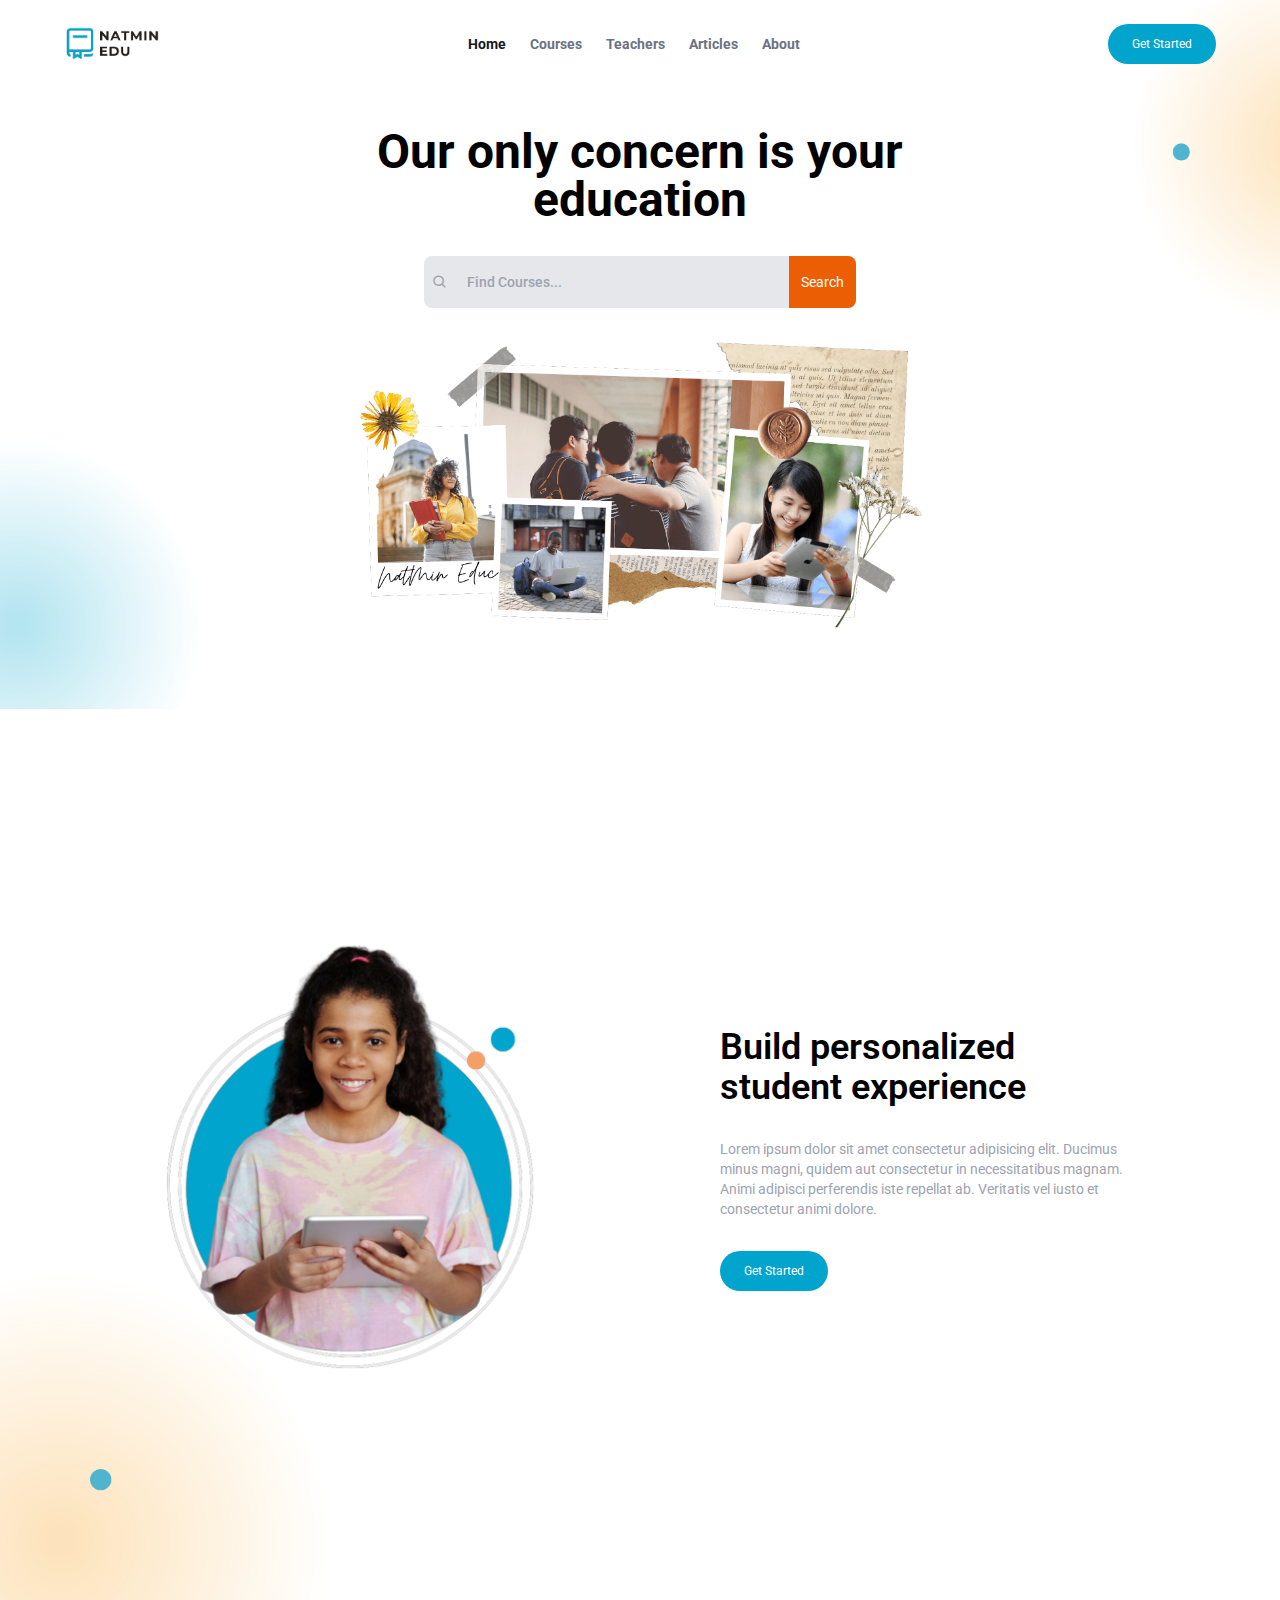
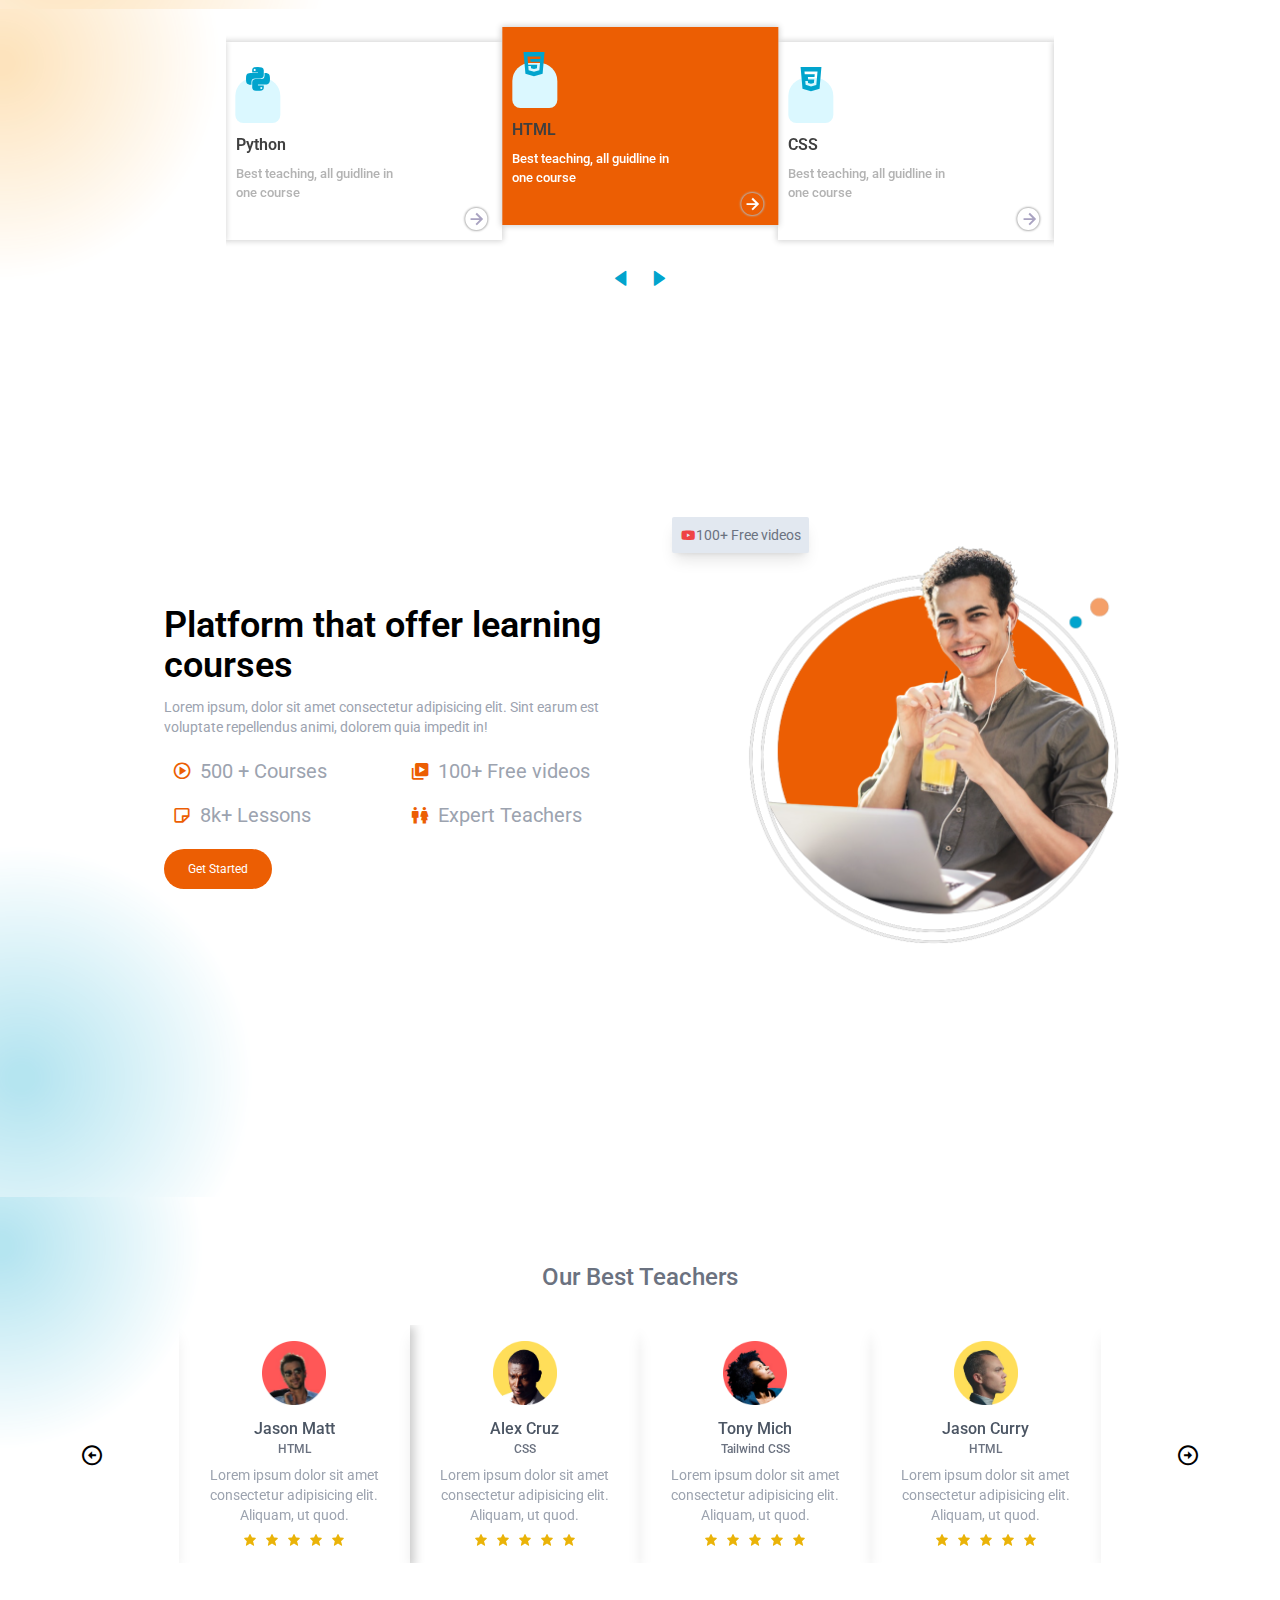
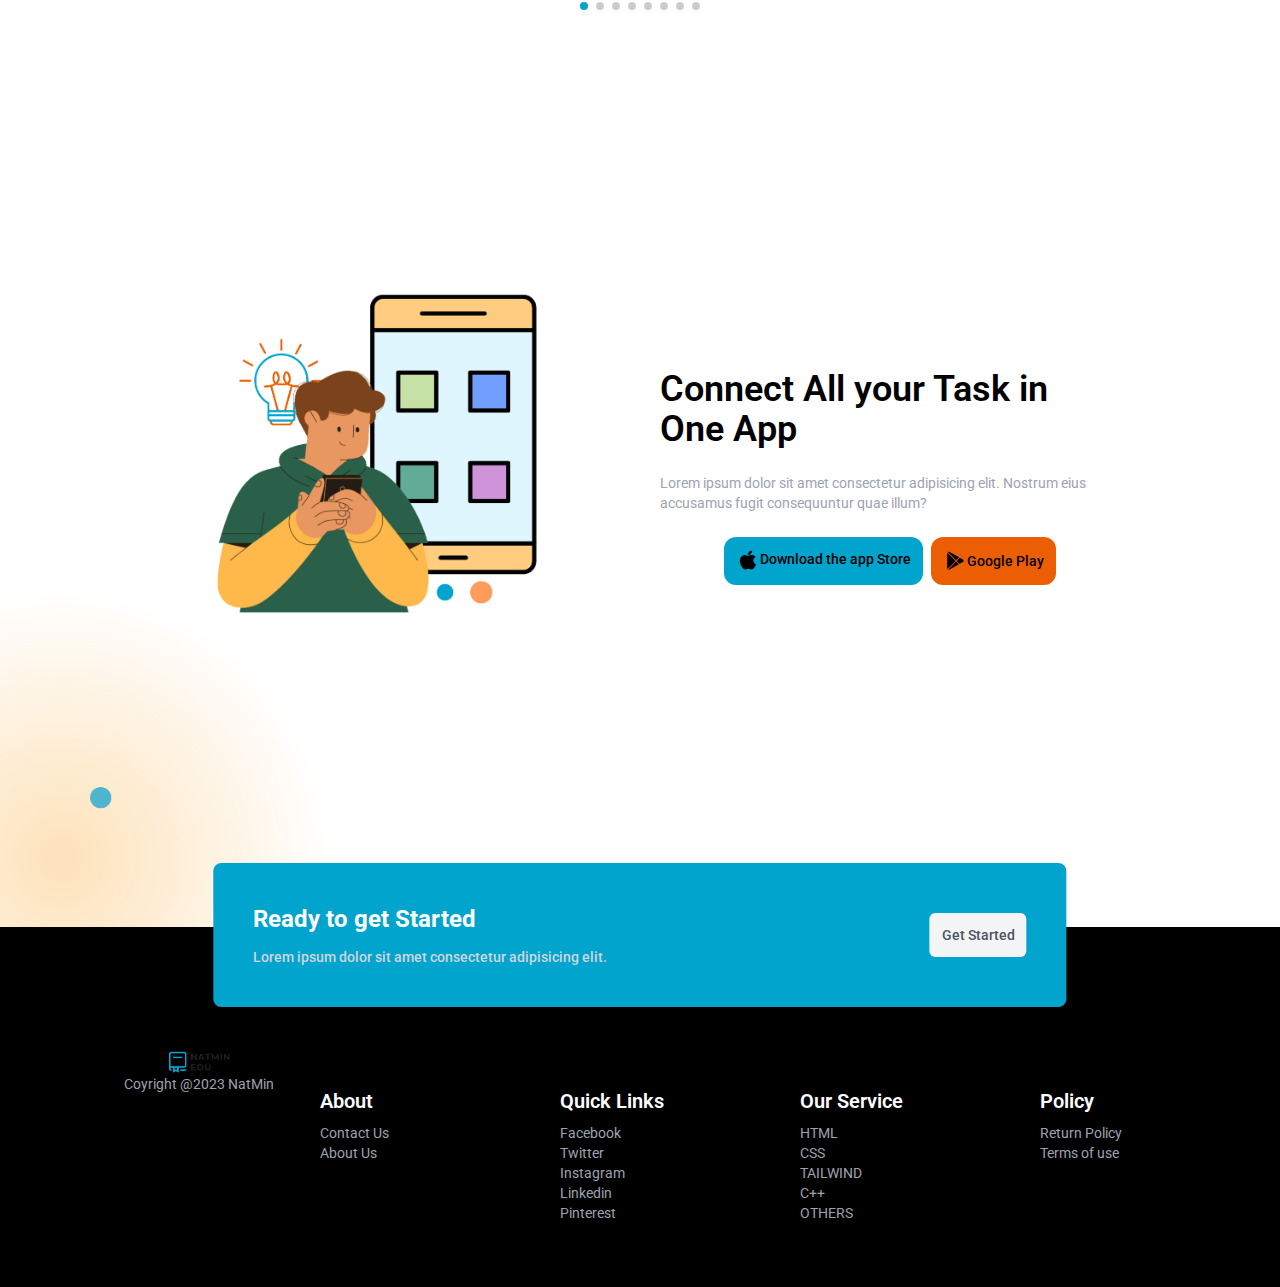
<file: index.html>
<!DOCTYPE html>
<html lang="en">

<head>
    <meta charset="UTF-8">
    <meta http-equiv="X-UA-Compatible" content="IE=edge">
    <meta name="viewport" content="width=device-width, initial-scale=1.0">
    <title>NatMin EDU</title>

    <!-- CSS -->
    <link rel="stylesheet" href="styles.css ">

    <!-- Lora Font -->
    <link rel="preconnect" href="https://fonts.googleapis.com">
    <link rel="preconnect" href="https://fonts.gstatic.com" crossorigin>
    <link href="https://fonts.googleapis.com/css2?family=Lora:wght@400;500;600;700&display=swap" rel="stylesheet">

    <!-- Roboto Font -->
    <link rel="preconnect" href="https://fonts.googleapis.com">
    <link rel="preconnect" href="https://fonts.gstatic.com" crossorigin>
    <link href="https://fonts.googleapis.com/css2?family=Roboto:wght@100;300;400;500;700;900&display=swap"
        rel="stylesheet">

    <!-- Boxicons CDN-->
    <link href='https://unpkg.com/boxicons@2.1.4/css/boxicons.min.css' rel='stylesheet'>

    <!-- Swiper JS -->
    <link rel="stylesheet" href="https://cdn.jsdelivr.net/npm/swiper@8/swiper-bundle.min.css" />
</head>

<body class="">

    <div class="w-full h-fit bg-[url('./img/bg.png')] bg-cover">
        <!-- Nav Bar -->
        <nav class="relative container p-6 mx-auto">
            <div class="flex justify-between items-center">
                <a href="index.html"><img class=" w-20 md:w-24" src="./img/logo.png" alt=""></a>
                <div class="hidden md:flex space-x-6">
                    <a class="font-bold text-sm text-gray-900 hover:text-color1" href="index.html">Home</a>
                    <a class="font-bold text-sm text-gray-500 hover:text-color1" href="courses.html">Courses</a>
                    <a class="font-bold text-sm text-gray-500 hover:text-color1" href="teachers.html">Teachers</a>
                    <a class="font-bold text-sm text-gray-500 hover:text-color1" href="articles.html">Articles</a>
                    <a class="font-bold text-sm text-gray-500 hover:text-color1" href="about.html">About</a>
                </div>
                <a class="hidden md:block px-6 py-3 rounded-full bg-color1 text-xs text-white hover:bg-colorhover1 "
                    href="signin.html">Get Started</a>
                <div id="menu" class="md:hidden cursor-pointer">
                    <i class='bx bx-menu text-2xl'></i>
                </div>
                <div id="menu-items" class="hidden absolute h-screen py-3 top-0 right-0 flex-col space-y-3 bg-color1">
                    <div class="flex justify-end pr-2">
                        <i id="x-button" class='bx bx-x text-2xl cursor-pointer'></i>
                    </div>
                    <div class="flex flex-col space-y-3 pl-6 pr-20">
                        <a href="index.html"
                            class="text-md border-b border-b-gray-200 text-gray-700 font-medium">Home</a>
                        <a href="courses.html"
                            class="text-md border-b border-b-gray-200 text-gray-700 font-medium">Courses</a>
                        <a href="teachers.html"
                            class="text-md border-b border-b-gray-200 text-gray-700 font-medium">Teachers</a>
                        <a href="articles.html"
                            class="text-md border-b border-b-gray-200 text-gray-700 font-medium">Articles</a>
                        <a href="about.html"
                            class="text-md border-b border-b-gray-200 text-gray-700 font-medium">About</a>
                    </div>
                </div>
            </div>
        </nav>

        <!-- First Section -->
        <section id="main">
            <div class="container flex mx-auto justify-center pt-10">

                <div class=" flex flex-col items-center w-4/5 md:w-3/5 space-y-8">
                    <div class="w-full p-0">
                        <h1 class="text-3xl font-bold text-center md:text-5xl">Our only concern is your education</h1>
                    </div>

                    <!-- Search Bar -->
                    <div class="hidden md:flex rounded-lg bg-gray-200 w-3/5">
                        <div class="flex p-2 items-center w-full">
                            <div class="flex items-center w-1/12">
                                <i class='bx bx-search text-gray-400'></i>
                            </div>
                            <input
                                class="focus:outline-none px-2 bg-transparent text-sm w-full placeholder-shown:text-md font-medium"
                                type="search" placeholder="Find Courses...">
                        </div>
                        <button
                            class="py-4 px-3 bg-color2 text-sm rounded-r-lg text-white hover:bg-colorhover2">Search</button>
                    </div>

                    <img class="h-3/6" src="./img/main-logo.png" alt="">
                </div>

            </div>
        </section>
    </div>

    <!--Build-->
    <section id="build" class="w-full h-fit bg-[url('./img/bg2.png')] bg-cover">
        <div class="container p-6 flex justify-center items-center mx-auto md:h-screen md:py-12">

            <div class="hidden w-3/6 justify-center items-center h-full md:flex">
                <img src="./img/build-bg.png" alt="" class="w-4/6">
            </div>
            <!-- right-content -->
            <div class="flex flex-col space-y-8 md:w-3/6 md:p-20">
                <h1 class="text-2xl font-semibold md:text-4xl">Build personalized student experience</h1>
                <p class="text-sm font-normal text-gray-400">Lorem ipsum dolor sit amet consectetur adipisicing elit.
                    Ducimus minus
                    magni, quidem aut consectetur in necessitatibus magnam. Animi adipisci perferendis iste repellat ab.
                    Veritatis vel iusto et consectetur animi dolore.
                </p>
                <a class="w-fit px-6 py-3 rounded-full bg-color1 text-xs text-white hover:bg-colorhover1 "
                    href="signin.html">Get
                    Started</a>
            </div>

        </div>
    </section>

    <!-- Courses Section -->
    <section id="courses" class="w-full bg-[url('./img/bg3.png')] bg-cover">
        <div class="container p-2 mx-auto h-72 relative flex flex-col justify-center">
            <!-- Slider main container -->
            <div class="swiper swiper1">
                <div class="swiper-wrapper">
                    <!-- Slides -->
                    <div class="swiper-slide">
                        <div class="icon-div"><i class='bx bxl-html5'></i></div>
                        <div class="cs-dis">
                            <h2>HTML</h2>
                            <p>Best teaching, all guidline in one course</p>
                        </div>
                        <div class="r-arrow">
                            <i class='bx bx-right-arrow-alt bx-tada'></i>
                        </div>
                    </div>

                    <div class="swiper-slide">
                        <div class="icon-div"><i class='bx bxl-css3'></i></div>
                        <div class="cs-dis">
                            <h2>CSS</h2>
                            <p>Best teaching, all guidline in one course</p>
                        </div>
                        <div class="r-arrow">
                            <i class='bx bx-right-arrow-alt bx-tada'></i>
                        </div>
                    </div>

                    <div class="swiper-slide">
                        <div class="icon-div"><i class='bx bxl-javascript'></i></div>
                        <div class="cs-dis">
                            <h2>Javascript</h2>
                            <p>Best teaching, all guidline in one course</p>
                        </div>
                        <div class="r-arrow">
                            <i class='bx bx-right-arrow-alt bx-tada'></i>
                        </div>
                    </div>

                    <div class="swiper-slide">
                        <div class="icon-div"><i class='bx bxl-tailwind-css'></i></div>
                        <div class="cs-dis">
                            <h2>Tailwind CSS</h2>
                            <p>Best teaching, all guidline in one course</p>
                        </div>
                        <div class="r-arrow">
                            <i class='bx bx-right-arrow-alt bx-tada'></i>
                        </div>
                    </div>

                    <div class="swiper-slide">
                        <div class="icon-div"><i class='bx bxl-java'></i></div>
                        <div class="cs-dis">
                            <h2>Java</h2>
                            <p>Best teaching, all guidline in one course</p>
                        </div>
                        <div class="r-arrow">
                            <i class='bx bx-right-arrow-alt bx-tada'></i>
                        </div>
                    </div>

                    <div class="swiper-slide">
                        <div class="icon-div"><i class='bx bxl-bootstrap'></i></div>
                        <div class="cs-dis">
                            <h2>Bootstrap</h2>
                            <p>Best teaching, all guidline in one course</p>
                        </div>
                        <div class="r-arrow">
                            <i class='bx bx-right-arrow-alt bx-tada'></i>
                        </div>
                    </div>

                    <div class="swiper-slide">
                        <div class="icon-div"><i class='bx bxl-c-plus-plus'></i></div>
                        <div class="cs-dis">
                            <h2>C++</h2>
                            <p>Best teaching, all guidline in one course</p>
                        </div>
                        <div class="r-arrow">
                            <i class='bx bx-right-arrow-alt bx-tada'></i>
                        </div>
                    </div>

                    <div class="swiper-slide">
                        <div class="icon-div"><i class='bx bxl-python'></i></i></div>
                        <div class="cs-dis">
                            <h2>Python</h2>
                            <p>Best teaching, all guidline in one course</p>
                        </div>
                        <div class="r-arrow">
                            <i class='bx bx-right-arrow-alt bx-tada'></i>
                        </div>
                    </div>
                </div>

            </div>
            <!-- Navigation arrow -->
            <div class="flex justify-center space-x-5">
                <div class="swiper-button-prev-uni">
                    <i class='bx bxs-left-arrow text-lg align-middle text-color1'></i>
                </div>
                <div class="swiper-button-next-uni">
                    <i class='bx bxs-right-arrow align-middle text-lg text-color1'></i>
                </div>
            </div>
        </div>
    </section>

    <!-- Platforms courses-->
    <section id="platforms" class="w-full bg-[url('./img/bg.png')] bg-cover">
        <div class="container flex justify-center mx-auto p-2 md:p-3 md:h-screen">
            <!-- left section-->
            <div class="flex flex-col justify-center pl-6 py-5 space-y-3  md:w-3/6 md:pl-28">
                <h1 class="text-2xl font-semibold md:text-4xl">Platform that offer learning courses</h1>
                <p class="text-sm font-normal text-gray-400">Lorem ipsum, dolor sit amet consectetur adipisicing elit.
                    Sint earum est voluptate repellendus animi, dolorem quia impedit in!
                </p>
                <div class="grid grid-cols-2">
                    <div class="flex p-2 items-center space-x-1 md:space-x-2">
                        <i class='bx bx-play-circle bx-flip-vertical text-xl text-color2'></i>
                        <p class="text-gray-400 text-lg text-center md:text-xl">500 + Courses</p>
                    </div>
                    <div class="flex p-2 items-center space-x-1 md:space-x-2">
                        <i class='bx bxs-videos text-xl text-color2'></i>
                        <p class="text-gray-400 text-lg text-center md:text-xl">100+ Free videos</p>
                    </div>
                    <div class="flex p-2 items-center space-x-1 md:space-x-2">
                        <i class='bx bx-note text-xl text-color2'></i>
                        <p class="text-gray-400 text-lg text-center md:text-xl">8k+ Lessons</p>
                    </div>
                    <div class="flex p-2 items-center space-x-1 md:space-x-2">
                        <i class='bx bx-male-female text-xl text-color2'></i>
                        <p class="text-gray-400 text-lg text-center md:text-xl">Expert Teachers</p>
                    </div>
                </div>
                <a class="w-fit px-6 py-3 rounded-full bg-color2 text-xs text-white hover:bg-colorhover2 "
                    href="signin.html">Get
                    Started</a>
            </div>
            <div class="hidden relative w-3/6 justify-center items-center h-full md:flex">
                <img src="./img/platform-img.png" alt="" class="w-4/6">
                <div class="absolute left-8 top-52 flex items-center p-2 shadow-lg bg-slate-200 rounded-sm">
                    <i class='bx bxl-youtube text-md text-red-500'></i>
                    <p class="text-sm font-normal text-gray-500">
                        100+ Free videos
                    </p>
                </div>
            </div>
        </div>
    </section>

    <!-- Best Teachers -->
    <section id="best-teachers" class="w-full bg-[url('./img/bg4.png')] bg-cover">
        <div
            class="container relative flex flex-col justify-center items-center mx-auto px-2 py-5 space-y-8 md:py-16 md:px-6">
            <h1 class="text-2xl font-medium text-gray-500">Our Best Teachers</h1>

            <div class="swiper swiper2 p-2 md:p-6 w-4/5 mb-7">
                <div class="swiper-wrapper w-full ">
                    <!-- Slides -->
                    <div class="swiper-slide flex flex-col justify-center items-center p-4 h-32 w-1/4 shadow-lg">
                        <img src="./img/t1-modified.png" alt="" class="w-16 mb-3">
                        <h2 class="text-md font-medium text-gray-600 mb-0">Jason Matt</h2>
                        <h3 class="text-xs font-medium text-gray-500 mb-2">HTML</h3>
                        <p class="text-sm text-gray-400 text-center mb-2">Lorem ipsum dolor sit amet consectetur
                            adipisicing elit. Aliquam, ut quod.</p>
                        <div class="flex space-x-2 justify-center">
                            <i class='bx bxs-star text-yellow-500 text-sm'></i>
                            <i class='bx bxs-star text-yellow-500 text-sm'></i>
                            <i class='bx bxs-star text-yellow-500 text-sm'></i>
                            <i class='bx bxs-star text-yellow-500 text-sm'></i>
                            <i class='bx bxs-star text-yellow-500 text-sm'></i>
                        </div>
                    </div>

                    <div class="swiper-slide flex flex-col justify-center items-center p-4 h-32 w-1/4 shadow-lg">
                        <img src="./img/t2-modified.png" alt="" class="w-16 mb-3">
                        <h2 class="text-md font-medium text-gray-600 mb-0">Alex Cruz</h2>
                        <h3 class="text-xs font-medium text-gray-500 mb-2">CSS</h3>
                        <p class="text-sm text-gray-400 text-center mb-2">Lorem ipsum dolor sit amet consectetur
                            adipisicing elit. Aliquam, ut quod.</p>
                        <div class="flex space-x-2 justify-center">
                            <i class='bx bxs-star text-yellow-500 text-sm'></i>
                            <i class='bx bxs-star text-yellow-500 text-sm'></i>
                            <i class='bx bxs-star text-yellow-500 text-sm'></i>
                            <i class='bx bxs-star text-yellow-500 text-sm'></i>
                            <i class='bx bxs-star text-yellow-500 text-sm'></i>
                        </div>
                    </div>

                    <div class="swiper-slide flex flex-col justify-center items-center p-4 h-32 w-1/4 shadow-lg">
                        <img src="./img/t3-modified.png" alt="" class="w-16 mb-3">
                        <h2 class="text-md font-medium text-gray-600 mb-0">Tony Mich</h2>
                        <h3 class="text-xs font-medium text-gray-500 mb-2">Tailwind CSS</h3>
                        <p class="text-sm text-gray-400 text-center mb-2">Lorem ipsum dolor sit amet consectetur
                            adipisicing elit. Aliquam, ut quod.</p>
                        <div class="flex space-x-2 justify-center">
                            <i class='bx bxs-star text-yellow-500 text-sm'></i>
                            <i class='bx bxs-star text-yellow-500 text-sm'></i>
                            <i class='bx bxs-star text-yellow-500 text-sm'></i>
                            <i class='bx bxs-star text-yellow-500 text-sm'></i>
                            <i class='bx bxs-star text-yellow-500 text-sm'></i>
                        </div>
                    </div>

                    <div class="swiper-slide flex flex-col justify-center items-center p-4 h-32 w-1/4 shadow-lg">
                        <img src="./img/t4-modified.png" alt="" class="w-16 mb-3">
                        <h2 class="text-md font-medium text-gray-600 mb-0">Jason Curry</h2>
                        <h3 class="text-xs font-medium text-gray-500 mb-2">HTML</h3>
                        <p class="text-sm text-gray-400 text-center mb-2">Lorem ipsum dolor sit amet consectetur
                            adipisicing elit. Aliquam, ut quod.</p>
                        <div class="flex space-x-2 justify-center">
                            <i class='bx bxs-star text-yellow-500 text-sm'></i>
                            <i class='bx bxs-star text-yellow-500 text-sm'></i>
                            <i class='bx bxs-star text-yellow-500 text-sm'></i>
                            <i class='bx bxs-star text-yellow-500 text-sm'></i>
                            <i class='bx bxs-star text-yellow-500 text-sm'></i>
                        </div>
                    </div>

                    <div class="swiper-slide flex flex-col justify-center items-center p-4 h-32 w-1/4 shadow-lg">
                        <img src="./img/t5-modified.png" alt="" class="w-16 mb-3">
                        <h2 class="text-md font-medium text-gray-600 mb-0">Sansa Stark</h2>
                        <h3 class="text-xs font-medium text-gray-500 mb-2">HTML</h3>
                        <p class="text-sm text-gray-400 text-center mb-2">Lorem ipsum dolor sit amet consectetur
                            adipisicing elit. Aliquam, ut quod.</p>
                        <div class="flex space-x-2 justify-center">
                            <i class='bx bxs-star text-yellow-500 text-sm'></i>
                            <i class='bx bxs-star text-yellow-500 text-sm'></i>
                            <i class='bx bxs-star text-yellow-500 text-sm'></i>
                            <i class='bx bxs-star text-yellow-500 text-sm'></i>
                            <i class='bx bxs-star text-yellow-500 text-sm'></i>
                        </div>
                    </div>

                    <div class="swiper-slide flex flex-col justify-center items-center p-4 h-32 w-1/4 shadow-lg">
                        <img src="./img/t6-modified.png" alt="" class="w-16 mb-3">
                        <h2 class="text-md font-medium text-gray-600 mb-0">Arya Swift</h2>
                        <h3 class="text-xs font-medium text-gray-500 mb-2">HTML</h3>
                        <p class="text-sm text-gray-400 text-center mb-2">Lorem ipsum dolor sit amet consectetur
                            adipisicing elit. Aliquam, ut quod.</p>
                        <div class="flex space-x-2 justify-center">
                            <i class='bx bxs-star text-yellow-500 text-sm'></i>
                            <i class='bx bxs-star text-yellow-500 text-sm'></i>
                            <i class='bx bxs-star text-yellow-500 text-sm'></i>
                            <i class='bx bxs-star text-yellow-500 text-sm'></i>
                            <i class='bx bxs-star text-yellow-500 text-sm'></i>
                        </div>
                    </div>

                    <div class="swiper-slide flex flex-col justify-center items-center p-4 h-32 w-1/4 shadow-lg">
                        <img src="./img/t7-modified.png" alt="" class="w-16 mb-3">
                        <h2 class="text-md font-medium text-gray-600 mb-0">Rob Lane</h2>
                        <h3 class="text-xs font-medium text-gray-500 mb-2">HTML</h3>
                        <p class="text-sm text-gray-400 text-center mb-2">Lorem ipsum dolor sit amet consectetur
                            adipisicing elit. Aliquam, ut quod.</p>
                        <div class="flex space-x-2 justify-center">
                            <i class='bx bxs-star text-yellow-500 text-sm'></i>
                            <i class='bx bxs-star text-yellow-500 text-sm'></i>
                            <i class='bx bxs-star text-yellow-500 text-sm'></i>
                            <i class='bx bxs-star text-yellow-500 text-sm'></i>
                            <i class='bx bxs-star text-yellow-500 text-sm'></i>
                        </div>
                    </div>

                    <div class="swiper-slide flex flex-col justify-center items-center p-4 h-32 w-1/4 shadow-lg">
                        <img src="./img/t8-modified.png" alt="" class="w-16 mb-3">
                        <h2 class="text-md font-medium text-gray-600 mb-0">Tom Warren</h2>
                        <h3 class="text-xs font-medium text-gray-500 mb-2">HTML</h3>
                        <p class="text-sm text-gray-400 text-center mb-2">Lorem ipsum dolor sit amet consectetur
                            adipisicing elit. Aliquam, ut quod.</p>
                        <div class="flex space-x-2 justify-center">
                            <i class='bx bxs-star text-yellow-500 text-sm'></i>
                            <i class='bx bxs-star text-yellow-500 text-sm'></i>
                            <i class='bx bxs-star text-yellow-500 text-sm'></i>
                            <i class='bx bxs-star text-yellow-500 text-sm'></i>
                            <i class='bx bxs-star text-yellow-500 text-sm'></i>
                        </div>
                    </div>


                </div>
            </div>
            <div class="swiper-pagination"></div>
            <div class="swiper-button-prev-uni2 absolute top-1/2 left-4 md:left-10">
                <i class='bx bx-left-arrow-circle text-2xl'></i>
            </div>
            <div class="swiper-button-next-uni2 absolute top-1/2 right-4 md:right-10">
                <i class='bx bx-right-arrow-circle text-2xl'></i>
            </div>
        </div>
    </section>

    <!-- connect -->
    <section id="connect" class="w-full bg-[url('./img/bg2.png')] bg-cover">
        <div class="container p-6 flex justify-center items-center mx-auto md:h-screen md:pb-16">

            <div class="hidden w-3/6 justify-end items-center h-full md:flex">
                <img src="./img/connect.png" alt="" class="w-5/6">
            </div>
            <!-- right-content -->
            <div class="flex flex-col justify-center items-center space-y-6 md:w-3/6 md:pt-10 md:pl-5 md:pr-24">
                <h1 class="text-2xl font-semibold md:text-4xl">Connect All your Task in One App</h1>
                <p class="text-sm font-normal text-gray-400">Lorem ipsum dolor sit amet consectetur adipisicing elit.
                    Nostrum eius accusamus fugit consequuntur quae illum?
                </p>
                <div class="flex flex-col justify-center items-center space-y-5 md:space-y-0 md:space-x-2 md:flex-row">
                    <div class="flex w-fit p-3 bg-color1 rounded-xl cursor-pointer">
                        <i class='bx bxl-apple text-2xl'></i>
                        <p class="text-sm font-medium md:text-md">Download the app Store</p>
                    </div>
                    <div class="flex w-fit items-center p-3 bg-color2 rounded-xl cursor-pointer">
                        <i class='bx bxl-play-store text-2xl'></i>
                        <p class="text-sm font-medium md:text-md">Google Play</p>
                    </div>
                </div>
            </div>

        </div>
    </section>

    <footer class="relative w-full pt-40 pb-16 bg-black md:pl-80">
        <div
            class="hidden w-4/6 p-10 rounded-lg justify-between bg-color1 absolute -top-16 left-1/2 -translate-x-1/2 md:flex ">
            <div class="flex flex-col space-y-3">
                <h1 class="text-2xl text-white font-bold">Ready to get Started</h1>
                <p class="text-sm text-gray-300 font-medium">Lorem ipsum dolor sit amet consectetur adipisicing elit.
                </p>
            </div>
            <a href="signin.html"
                class="rounded-md text-sm text-gray-600 font-medium cursor-pointer w-fit p-3 self-center bg-gray-100 hover:bg-gray-300">
                Get Started
            </a>
        </div>
        <div
            class="absolute rounded-md top-16 left-1/2 -translate-x-1/2 flex flex-col justify-center items-center md:top-28 md:left-28 md:translate-x-0 p-3">
            <img class="w-16" src="./img/logo.png" alt="">
            <p class="text-xs text-gray-400 font-normal md:text-sm">Coyright @2023 NatMin</p>
        </div>
        <div class="relative grid grid-cols-2 md:grid-cols-4">
            <div class="flex flex-col items-end pr-10 md:items-start">
                <h1 class="text-xl font-semibold text-white mb-2">About</h1>
                <p class="text-sm cursor-pointer text-gray-400">Contact Us</p>
                <p class="text-sm cursor-pointer text-gray-400">About Us</p>
            </div>
            <div class="flex flex-col">
                <h1 class="text-xl font-semibold text-white mb-2">Quick Links</h1>
                <p class="text-sm cursor-pointer text-gray-400">Facebook</p>
                <p class="text-sm cursor-pointer text-gray-400">Twitter</p>
                <p class="text-sm cursor-pointer text-gray-400">Instagram</p>
                <p class="text-sm cursor-pointer text-gray-400">Linkedin</p>
                <p class="text-sm cursor-pointer text-gray-400">Pinterest</p>
            </div>
            <div class="flex flex-col pr-10 items-end md:items-start">
                <h1 class="text-xl font-semibold text-white mb-2">Our Service</h1>
                <p class="text-sm cursor-pointer text-gray-400">HTML</p>
                <p class="text-sm cursor-pointer text-gray-400">CSS</p>
                <p class="text-sm cursor-pointer text-gray-400">TAILWIND</p>
                <p class="text-sm cursor-pointer text-gray-400">C++</p>
                <p class="text-sm cursor-pointer text-gray-400">OTHERS</p>
            </div>
            <div class="flex flex-col">
                <h1 class="text-xl font-semibold text-white mb-2">Policy</h1>
                <p class="text-sm cursor-pointer text-gray-400">Return Policy</p>
                <p class="text-sm cursor-pointer text-gray-400">Terms of use</p>
            </div>

        </div>
    </footer>

    <script src="https://cdn.jsdelivr.net/npm/swiper@8/swiper-bundle.min.js"></script>
    <script src="index.js"></script>
</body>

</html>
</file>
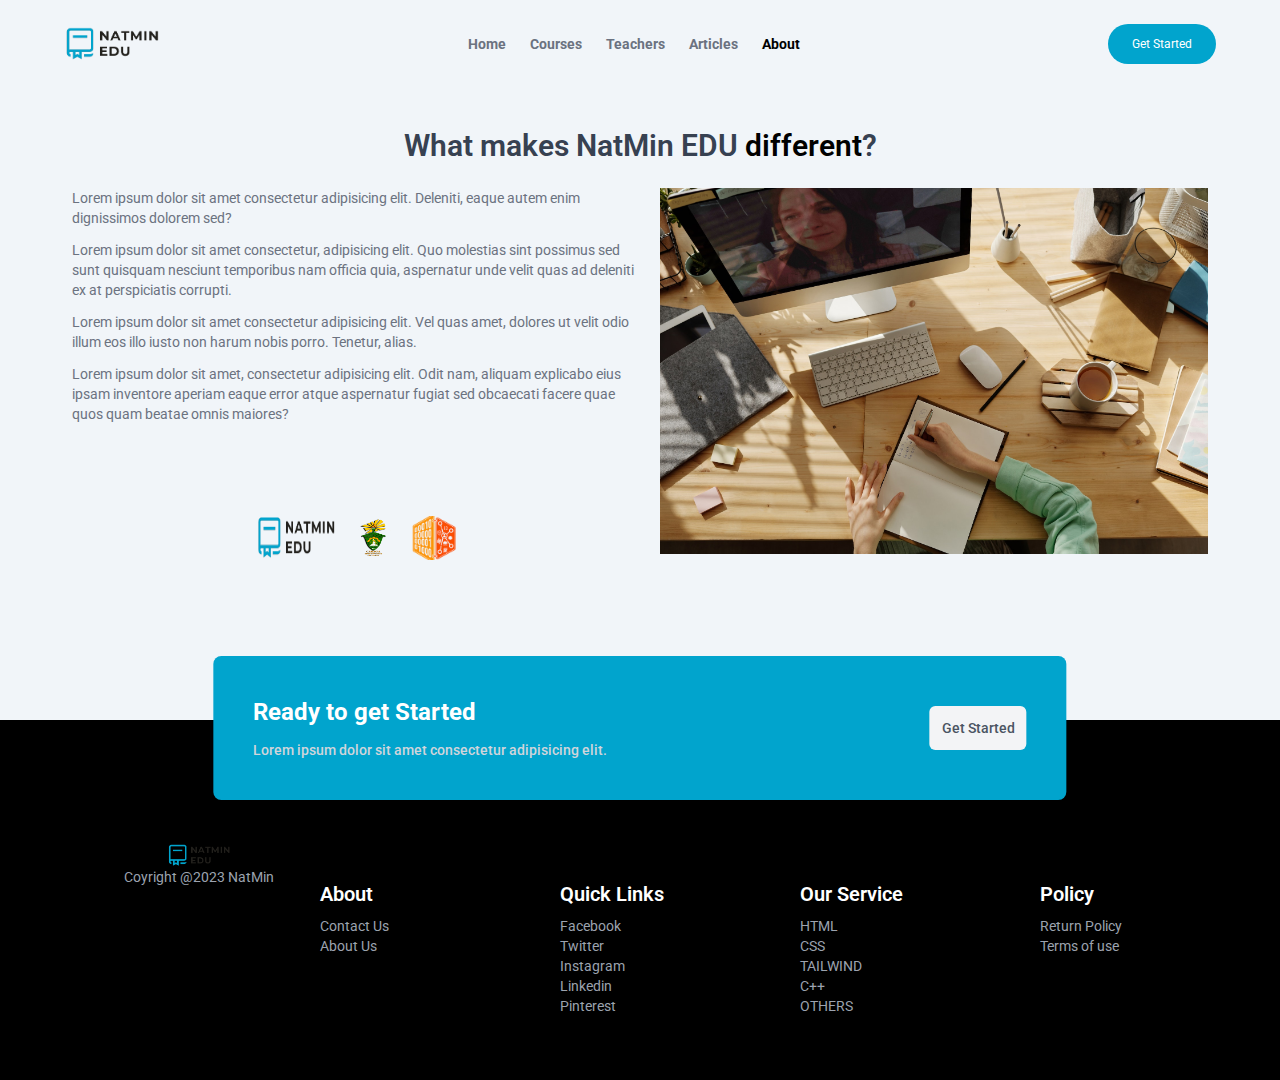
<file: about.html>
<!DOCTYPE html>
<html lang="en">

<head>
    <meta charset="UTF-8">
    <meta http-equiv="X-UA-Compatible" content="IE=edge">
    <meta name="viewport" content="width=device-width, initial-scale=1.0">
    <title>About - NatMin EDU</title>

    <!-- CSS -->
    <link rel="stylesheet" href="styles.css">

    <!-- Lora Font -->
    <link rel="preconnect" href="https://fonts.googleapis.com">
    <link rel="preconnect" href="https://fonts.gstatic.com" crossorigin>
    <link href="https://fonts.googleapis.com/css2?family=Lora:wght@400;500;600;700&display=swap" rel="stylesheet">

    <!-- Roboto Font -->
    <link rel="preconnect" href="https://fonts.googleapis.com">
    <link rel="preconnect" href="https://fonts.gstatic.com" crossorigin>
    <link href="https://fonts.googleapis.com/css2?family=Roboto:wght@100;300;400;500;700;900&display=swap"
        rel="stylesheet">

    <!-- Boxicons CDN-->
    <link href='https://unpkg.com/boxicons@2.1.4/css/boxicons.min.css' rel='stylesheet'>

    <!-- Swiper  -->
    <link rel="stylesheet" href="https://cdn.jsdelivr.net/npm/swiper@8/swiper-bundle.min.css" />

</head>

<body class="bg-slate-100">

    <!-- Nav Bar -->
    <nav class="relative container p-6 mx-auto">
        <div class="flex justify-between items-center">
            <a href="index.html"><img class=" w-20 md:w-24" src="./img/logo.png" alt=""></a>
            <div class="hidden md:flex space-x-6">
                <a class="font-bold text-sm text-gray-500 hover:text-color1" href="index.html">Home</a>
                <a class="font-bold text-sm text-gray-500" href="courses.html">Courses</a>
                <a class="font-bold text-sm text-gray-500 hover:text-color1" href="teachers.html">Teachers</a>
                <a class="font-bold text-sm text-gray-500 hover:text-color1" href="articles.html">Articles</a>
                <a class="font-bold text-sm text-black hover:text-color1" href="about.html">About</a>
            </div>
            <a class="hidden md:block px-6 py-3 rounded-full bg-color1 text-xs text-white hover:bg-colorhover1 "
                href="signin.html">Get Started</a>
            <div id="menu" class="md:hidden cursor-pointer">
                <i class='bx bx-menu text-2xl'></i>
            </div>
            <div id="menu-items" class="hidden absolute h-screen py-3 top-0 right-0 flex-col space-y-3 bg-color1 z-40">
                <div class="flex justify-end pr-2">
                    <i id="x-button" class='bx bx-x text-2xl cursor-pointer'></i>
                </div>
                <div class="flex flex-col space-y-3 pl-6 pr-20">
                    <a href="index.html" class="text-md border-b border-b-gray-200 text-gray-700 font-medium">Home</a>
                    <a href="courses.html"
                        class="text-md border-b border-b-gray-200 text-gray-700 font-medium">Courses</a>
                    <a href="teachers.html"
                        class="text-md border-b border-b-gray-200 text-gray-700 font-medium">Teachers</a>
                    <a href="articles.html"
                        class="text-md border-b border-b-gray-200 text-gray-700 font-medium">Articles</a>
                    <a href="about.html" class="text-md border-b border-b-gray-200 text-gray-700 font-medium">About</a>
                </div>
            </div>
        </div>
    </nav>

    <section id="about">
        <div class="container mx-auto p-6 flex flex-col md:mb-32">

            <!-- Header Title -->
            <div class="p-4 w-full">
                <h1 class="text-3xl text-center text-gray-700 font-semibold">What makes NatMin EDU <span
                        class="text-black">different</span>?</h1>
            </div>
            <!-- About Us parag -->
            <div class="flex p-2 w-full">
                <div class="flex-col space-y-3 w-full md:w-1/2">
                    <p class="text-sm text-gray-500 font-normal">Lorem ipsum dolor sit amet consectetur adipisicing
                        elit. Deleniti, eaque autem enim dignissimos dolorem sed?</p>
                    <p class="text-sm text-gray-500 font-normal">Lorem ipsum dolor sit amet consectetur, adipisicing
                        elit. Quo molestias sint possimus sed sunt quisquam nesciunt temporibus nam officia quia,
                        aspernatur unde velit quas ad deleniti ex at perspiciatis corrupti.</p>
                    <p class="text-sm text-gray-500 font-normal">Lorem ipsum dolor sit amet consectetur adipisicing
                        elit. Vel quas amet, dolores ut velit odio illum eos illo iusto non harum nobis porro. Tenetur,
                        alias.</p>
                    <p class="text-sm text-gray-500 font-normal">Lorem ipsum dolor sit amet, consectetur adipisicing
                        elit. Odit nam, aliquam explicabo eius ipsam inventore aperiam eaque error atque aspernatur
                        fugiat sed obcaecati facere quae quos quam beatae omnis maiores?</p>

                    <div class="w-full pt-16 flex justify-center space-x-5 md:pt-20">
                        <img src="./img/logo.png" alt="" class="w-20">
                        <img src="./img/csulogo.png" alt="" class="w-9 h-11">
                        <img src="./img/ccislogo.png" alt="" class="w-11 h-11">
                    </div>
                </div>
                <div class="hidden pl-5 w-1/2 md:block">
                    <img src="./img/aboutus.jpg" alt="" class="w-full object-cover">
                </div>
            </div>

        </div>
    </section>

    <!-- Footer -->
    <footer class="relative w-full pt-40 pb-16 bg-black md:pl-80">
        <div
            class="hidden w-4/6 p-10 rounded-lg justify-between bg-color1 absolute -top-16 left-1/2 -translate-x-1/2 md:flex ">
            <div class="flex flex-col space-y-3">
                <h1 class="text-2xl text-white font-bold">Ready to get Started</h1>
                <p class="text-sm text-gray-300 font-medium">Lorem ipsum dolor sit amet consectetur adipisicing elit.
                </p>
            </div>
            <a href="signin.html"
                class="rounded-md text-sm text-gray-600 font-medium cursor-pointer w-fit p-3 self-center bg-gray-100 hover:bg-gray-300">
                Get Started
            </a>
        </div>
        <div
            class="absolute rounded-md top-16 left-1/2 -translate-x-1/2 flex flex-col justify-center items-center md:top-28 md:left-28 md:translate-x-0 p-3">
            <img class="w-16" src="./img/logo.png" alt="">
            <p class="text-xs text-gray-400 font-normal md:text-sm">Coyright @2023 NatMin</p>
        </div>
        <div class="relative grid grid-cols-2 md:grid-cols-4">
            <div class="flex flex-col items-end pr-10 md:items-start">
                <h1 class="text-xl font-semibold text-white mb-2">About</h1>
                <p class="text-sm cursor-pointer text-gray-400">Contact Us</p>
                <p class="text-sm cursor-pointer text-gray-400">About Us</p>
            </div>
            <div class="flex flex-col">
                <h1 class="text-xl font-semibold text-white mb-2">Quick Links</h1>
                <p class="text-sm cursor-pointer text-gray-400">Facebook</p>
                <p class="text-sm cursor-pointer text-gray-400">Twitter</p>
                <p class="text-sm cursor-pointer text-gray-400">Instagram</p>
                <p class="text-sm cursor-pointer text-gray-400">Linkedin</p>
                <p class="text-sm cursor-pointer text-gray-400">Pinterest</p>
            </div>
            <div class="flex flex-col pr-10 items-end md:items-start">
                <h1 class="text-xl font-semibold text-white mb-2">Our Service</h1>
                <p class="text-sm cursor-pointer text-gray-400">HTML</p>
                <p class="text-sm cursor-pointer text-gray-400">CSS</p>
                <p class="text-sm cursor-pointer text-gray-400">TAILWIND</p>
                <p class="text-sm cursor-pointer text-gray-400">C++</p>
                <p class="text-sm cursor-pointer text-gray-400">OTHERS</p>
            </div>
            <div class="flex flex-col">
                <h1 class="text-xl font-semibold text-white mb-2">Policy</h1>
                <p class="text-sm cursor-pointer text-gray-400">Return Policy</p>
                <p class="text-sm cursor-pointer text-gray-400">Terms of use</p>
            </div>

        </div>
    </footer>

    <script src="https://cdn.jsdelivr.net/npm/swiper@8/swiper-bundle.min.js"></script>
    <script src="index.js"></script>
</body>

</html>
</file>
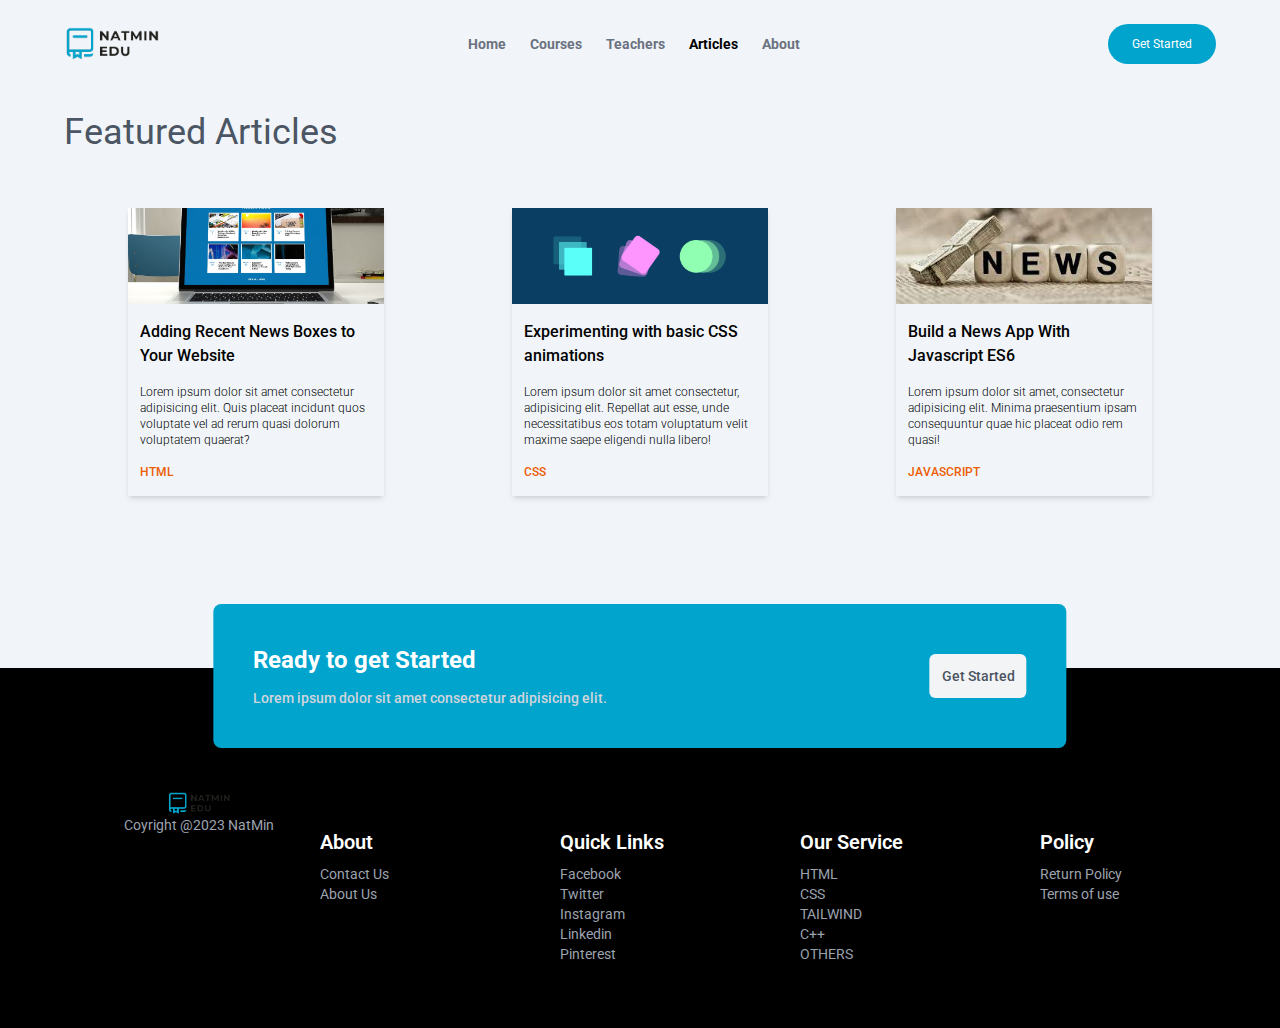
<file: articles.html>
<!DOCTYPE html>
<html lang="en">

<head>
    <meta charset="UTF-8">
    <meta http-equiv="X-UA-Compatible" content="IE=edge">
    <meta name="viewport" content="width=device-width, initial-scale=1.0">
    <title>Articles - NatMin EDU</title>

    <!-- CSS -->
    <link rel="stylesheet" href="styles.css">

    <!-- Lora Font -->
    <link rel="preconnect" href="https://fonts.googleapis.com">
    <link rel="preconnect" href="https://fonts.gstatic.com" crossorigin>
    <link href="https://fonts.googleapis.com/css2?family=Lora:wght@400;500;600;700&display=swap" rel="stylesheet">

    <!-- Roboto Font -->
    <link rel="preconnect" href="https://fonts.googleapis.com">
    <link rel="preconnect" href="https://fonts.gstatic.com" crossorigin>
    <link href="https://fonts.googleapis.com/css2?family=Roboto:wght@100;300;400;500;700;900&display=swap"
        rel="stylesheet">

    <!-- Boxicons CDN-->
    <link href='https://unpkg.com/boxicons@2.1.4/css/boxicons.min.css' rel='stylesheet'>

    <!-- Swiper  -->
    <link rel="stylesheet" href="https://cdn.jsdelivr.net/npm/swiper@8/swiper-bundle.min.css" />

</head>

<body class="bg-slate-100">
    <!-- Nav Bar -->
    <nav class="relative container p-6 mx-auto">
        <div class="flex justify-between items-center">
            <a href="index.html"><img class=" w-20 md:w-24" src="./img/logo.png" alt=""></a>
            <div class="hidden md:flex space-x-6">
                <a class="font-bold text-sm text-gray-500 hover:text-color1" href="index.html">Home</a>
                <a class="font-bold text-sm text-gray-500" href="courses.html">Courses</a>
                <a class="font-bold text-sm text-gray-500 hover:text-color1" href="teachers.html">Teachers</a>
                <a class="font-bold text-sm text-black hover:text-color1" href="articles.html">Articles</a>
                <a class="font-bold text-sm text-gray-500 hover:text-color1" href="about.html">About</a>
            </div>
            <a class="hidden md:block px-6 py-3 rounded-full bg-color1 text-xs text-white hover:bg-colorhover1 "
                href="signin.html">Get Started</a>
            <div id="menu" class="md:hidden cursor-pointer">
                <i class='bx bx-menu text-2xl'></i>
            </div>
            <div id="menu-items" class="hidden absolute h-screen py-3 top-0 right-0 flex-col space-y-3 bg-color1 z-40">
                <div class="flex justify-end pr-2">
                    <i id="x-button" class='bx bx-x text-2xl cursor-pointer'></i>
                </div>
                <div class="flex flex-col space-y-3 pl-6 pr-20">
                    <a href="index.html" class="text-md border-b border-b-gray-200 text-gray-700 font-medium">Home</a>
                    <a href="courses.html"
                        class="text-md border-b border-b-gray-200 text-gray-700 font-medium">Courses</a>
                    <a href="teachers.html"
                        class="text-md border-b border-b-gray-200 text-gray-700 font-medium">Teachers</a>
                    <a href="articles.html"
                        class="text-md border-b border-b-gray-200 text-gray-700 font-medium">Articles</a>
                    <a href="about.html" class="text-md border-b border-b-gray-200 text-gray-700 font-medium">About</a>
                </div>
            </div>
        </div>
    </nav>

    <section id="articles">
        <div class="container p-6 flex flex-col mx-auto md:mb-32">
            <div class="w-full">
                <h1 class="text-gray-600 text-font-semibold text-2xl md:text-4xl">Featured Articles</h1>
            </div>

            <!-- Articles List -->
            <div class="w-full grid grid-cols-1 md:grid-cols-2 lg:grid-cols-3 mt-4 md:mt-14">
                <div class="flex flex-col mb-5 justify-self-center h-72 space-y-4 shadow-md w-5/6 md:w-4/6">
                    <img src="./img/articles1.jpg" alt="" class="w-full object-cover h-1/3">
                    <a href="https://www.solodev.com/blog/web-design/adding-recent-news-boxes-to-your-website.stml"
                        class="text-md pl-3 text-color-600 cursor-pointer font-medium hover:underline">Adding Recent
                        News Boxes to Your Website</a>
                    <p class="text-xs px-3 text-color-400 font-light">Lorem ipsum dolor sit amet consectetur adipisicing
                        elit. Quis placeat incidunt quos voluptate vel ad rerum quasi dolorum voluptatem quaerat?</p>
                    <h3 class="text-xs px-3 text-color2 font-medium">HTML</h3>
                </div>

                <div class="flex flex-col mb-5 justify-self-center h-72 space-y-4 shadow-md w-5/6 md:w-4/6">
                    <img src="./img/article2.png" alt="" class="w-full object-cover h-1/3">
                    <a href="https://uxdesign.cc/basic-css-animations-9c10d7eb1b1b"
                        class="text-md pl-3 text-color-600 cursor-pointer font-medium hover:underline">
                        Experimenting with basic CSS animations
                    </a>
                    <p class="text-xs px-3 text-color-400 font-light">Lorem ipsum dolor sit amet consectetur,
                        adipisicing elit. Repellat aut esse, unde necessitatibus eos totam voluptatum velit maxime saepe
                        eligendi nulla libero!</p>
                    <h3 class="text-xs pl-3 text-color2 font-medium">CSS</h3>
                </div>

                <div class="flex flex-col mb-5 justify-self-center h-72 space-y-4 shadow-md w-5/6 md:w-4/6">
                    <img src="./img/articles3.jpg" alt="" class="w-full object-cover h-1/3">
                    <a href="https://codeflarelimited.com/blog/build-a-news-app-with-javascript-es6/"
                        class="text-md px-3 text-color-600 cursor-pointer font-medium hover:underline">Build a News App
                        With Javascript ES6</a>
                    <p class="text-xs pl-3 text-color-400 font-light">Lorem ipsum dolor sit amet, consectetur
                        adipisicing elit. Minima praesentium ipsam consequuntur quae hic placeat odio rem quasi!</p>
                    <h3 class="text-xs px-3 text-color2 font-medium">JAVASCRIPT</h3>
                </div>

            </div>


        </div>
    </section>

    <!-- Footer -->
    <footer class="relative w-full pt-40 pb-16 bg-black md:pl-80">
        <div
            class="hidden w-4/6 p-10 rounded-lg justify-between bg-color1 absolute -top-16 left-1/2 -translate-x-1/2 md:flex ">
            <div class="flex flex-col space-y-3">
                <h1 class="text-2xl text-white font-bold">Ready to get Started</h1>
                <p class="text-sm text-gray-300 font-medium">Lorem ipsum dolor sit amet consectetur adipisicing elit.
                </p>
            </div>
            <a href="signin.html"
                class="rounded-md text-sm text-gray-600 font-medium cursor-pointer w-fit p-3 self-center bg-gray-100 hover:bg-gray-300">
                Get Started
            </a>
        </div>
        <div
            class="absolute rounded-md top-16 left-1/2 -translate-x-1/2 flex flex-col justify-center items-center md:top-28 md:left-28 md:translate-x-0 p-3">
            <img class="w-16" src="./img/logo.png" alt="">
            <p class="text-xs text-gray-400 font-normal md:text-sm">Coyright @2023 NatMin</p>
        </div>
        <div class="relative grid grid-cols-2 md:grid-cols-4">
            <div class="flex flex-col items-end pr-10 md:items-start">
                <h1 class="text-xl font-semibold text-white mb-2">About</h1>
                <p class="text-sm cursor-pointer text-gray-400">Contact Us</p>
                <p class="text-sm cursor-pointer text-gray-400">About Us</p>
            </div>
            <div class="flex flex-col">
                <h1 class="text-xl font-semibold text-white mb-2">Quick Links</h1>
                <p class="text-sm cursor-pointer text-gray-400">Facebook</p>
                <p class="text-sm cursor-pointer text-gray-400">Twitter</p>
                <p class="text-sm cursor-pointer text-gray-400">Instagram</p>
                <p class="text-sm cursor-pointer text-gray-400">Linkedin</p>
                <p class="text-sm cursor-pointer text-gray-400">Pinterest</p>
            </div>
            <div class="flex flex-col pr-10 items-end md:items-start">
                <h1 class="text-xl font-semibold text-white mb-2">Our Service</h1>
                <p class="text-sm cursor-pointer text-gray-400">HTML</p>
                <p class="text-sm cursor-pointer text-gray-400">CSS</p>
                <p class="text-sm cursor-pointer text-gray-400">TAILWIND</p>
                <p class="text-sm cursor-pointer text-gray-400">C++</p>
                <p class="text-sm cursor-pointer text-gray-400">OTHERS</p>
            </div>
            <div class="flex flex-col">
                <h1 class="text-xl font-semibold text-white mb-2">Policy</h1>
                <p class="text-sm cursor-pointer text-gray-400">Return Policy</p>
                <p class="text-sm cursor-pointer text-gray-400">Terms of use</p>
            </div>

        </div>
    </footer>


    <script src="https://cdn.jsdelivr.net/npm/swiper@8/swiper-bundle.min.js"></script>
    <script src="index.js"></script>
</body>

</html>
</file>
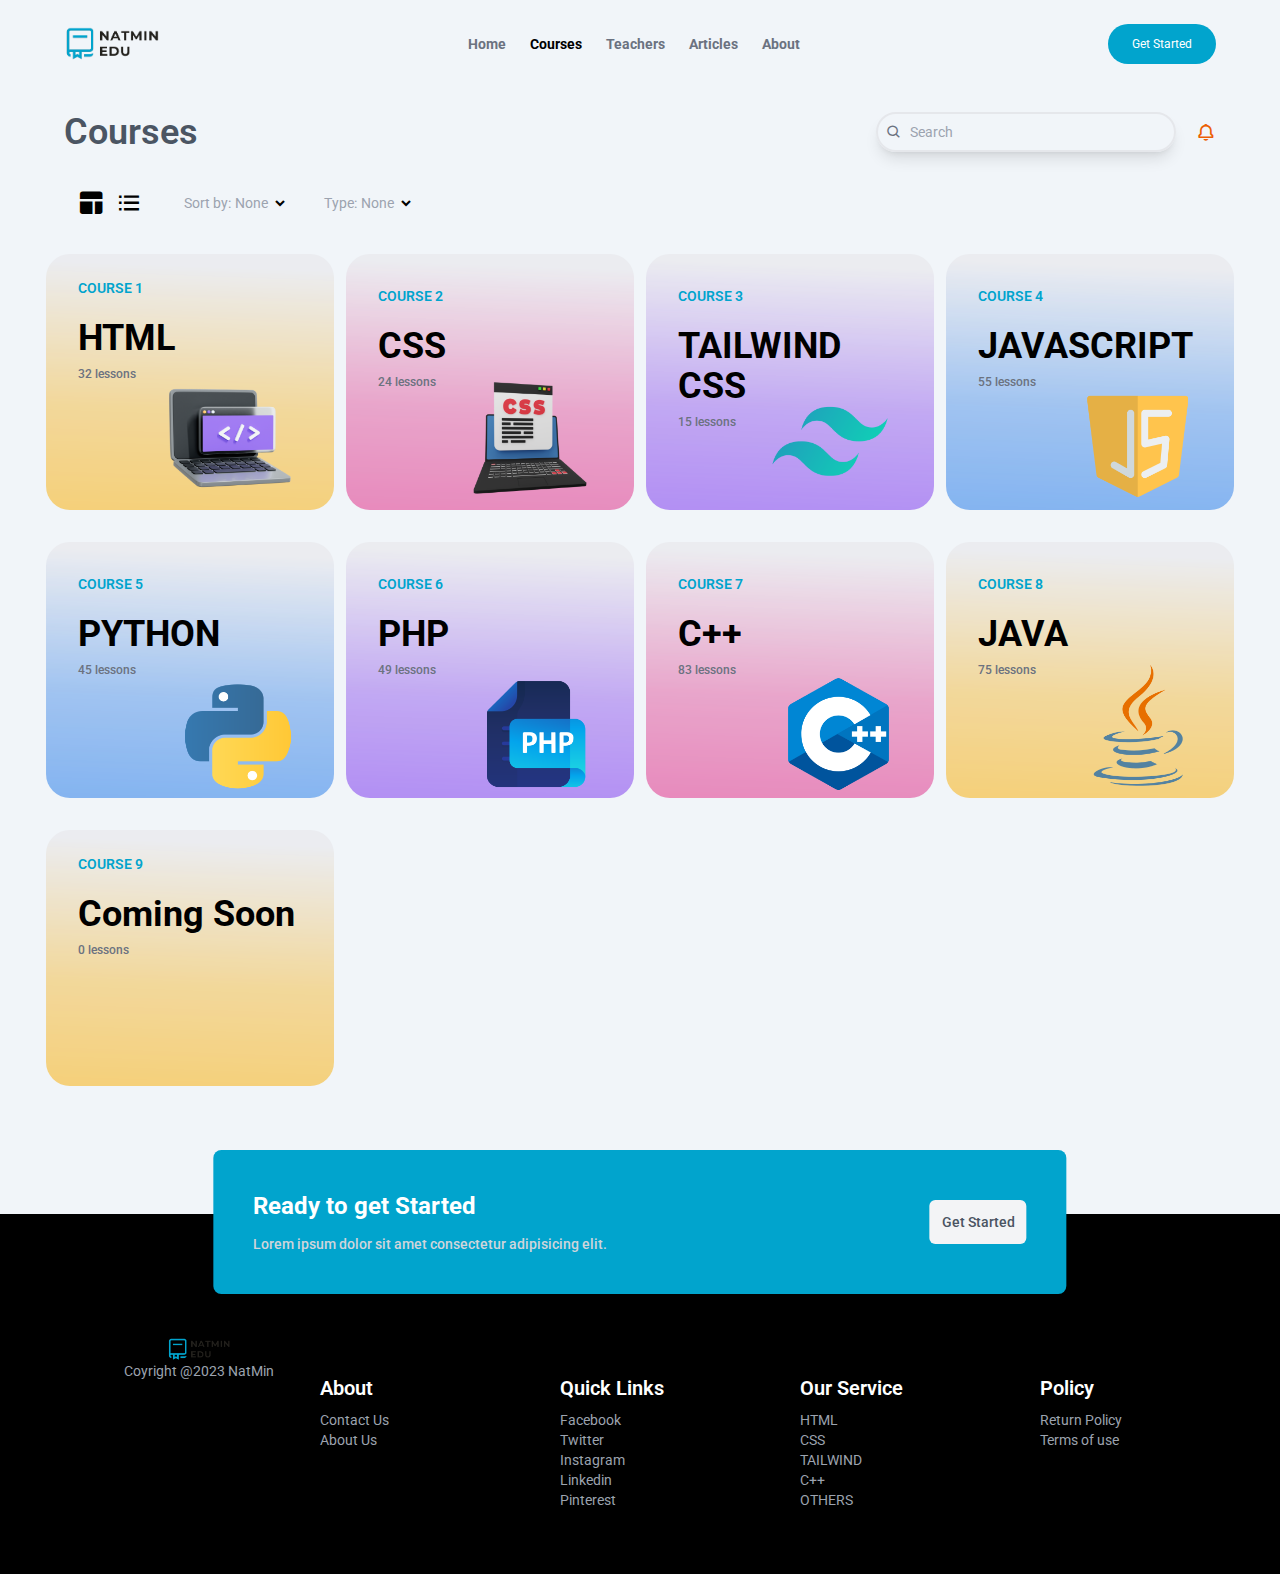
<file: courses.html>
<!DOCTYPE html>
<html lang="en">

<head>
    <meta charset="UTF-8">
    <meta http-equiv="X-UA-Compatible" content="IE=edge">
    <meta name="viewport" content="width=device-width, initial-scale=1.0">
    <title>Courses - NatMin EDU</title>

    <!-- CSS -->
    <link rel="stylesheet" href="styles.css">

    <!-- Lora Font -->
    <link rel="preconnect" href="https://fonts.googleapis.com">
    <link rel="preconnect" href="https://fonts.gstatic.com" crossorigin>
    <link href="https://fonts.googleapis.com/css2?family=Lora:wght@400;500;600;700&display=swap" rel="stylesheet">

    <!-- Roboto Font -->
    <link rel="preconnect" href="https://fonts.googleapis.com">
    <link rel="preconnect" href="https://fonts.gstatic.com" crossorigin>
    <link href="https://fonts.googleapis.com/css2?family=Roboto:wght@100;300;400;500;700;900&display=swap"
        rel="stylesheet">

    <!-- Boxicons CDN-->
    <link href='https://unpkg.com/boxicons@2.1.4/css/boxicons.min.css' rel='stylesheet'>

    <!-- Swiper  -->
    <link rel="stylesheet" href="https://cdn.jsdelivr.net/npm/swiper@8/swiper-bundle.min.css" />
</head>

<body class="bg-slate-100">

    <!-- Nav Bar -->
    <nav class="relative container p-6 mx-auto">
        <div class="flex justify-between items-center">
            <a href="index.html"><img class=" w-20 md:w-24" src="./img/logo.png" alt=""></a>
            <div class="hidden md:flex space-x-6">
                <a class="font-bold text-sm text-gray-500 hover:text-color1" href="index.html">Home</a>
                <a class="font-bold text-sm text-black" href="courses.html">Courses</a>
                <a class="font-bold text-sm text-gray-500 hover:text-color1" href="teachers.html">Teachers</a>
                <a class="font-bold text-sm text-gray-500 hover:text-color1" href="articles.html">Articles</a>
                <a class="font-bold text-sm text-gray-500 hover:text-color1" href="about.html">About</a>
            </div>
            <a class="hidden md:block px-6 py-3 rounded-full bg-color1 text-xs text-white hover:bg-colorhover1 "
                href="signin.html">Get Started</a>
            <div id="menu" class="md:hidden cursor-pointer">
                <i class='bx bx-menu text-2xl'></i>
            </div>
            <div id="menu-items" class="hidden absolute h-screen py-3 top-0 right-0 flex-col space-y-3 bg-color1 z-40">
                <div class="flex justify-end pr-2">
                    <i id="x-button" class='bx bx-x text-2xl cursor-pointer'></i>
                </div>
                <div class="flex flex-col space-y-3 pl-6 pr-20">
                    <a href="index.html" class="text-md border-b border-b-gray-200 text-gray-700 font-medium">Home</a>
                    <a href="courses.html"
                        class="text-md border-b border-b-gray-200 text-gray-700 font-medium">Courses</a>
                    <a href="teachers.html"
                        class="text-md border-b border-b-gray-200 text-gray-700 font-medium">Teachers</a>
                    <a href="articles.html"
                        class="text-md border-b border-b-gray-200 text-gray-700 font-medium">Articles</a>
                    <a href="about.html" class="text-md border-b border-b-gray-200 text-gray-700 font-medium">About</a>
                </div>
            </div>
        </div>
    </nav>

    <!-- Nav Bar2-->
    <section id="navigation2">
        <div class="container mx-auto px-4 justify-center flex flex-col space-y-6 md:p-6">
            <div class="flex w-full justify-between items-center">
                <h1 class="text-2xl font-semibold text-gray-600 md:text-4xl">Courses</h1>
                <div class="hidden space-x-5 items-center md:flex">

                    <!-- Search bar -->
                    <div
                        class="p-2 rounded-full flex space-x-2 items-center border-solid border-gray-200 border-2 shadow-lg">
                        <i class='bx bx-search align-middle text-md text-gray-500'></i>
                        <input type="text" placeholder="Search"
                            class="w-64 focus:outline-none placeholder:text-sm text-gray-500 bg-transparent text-sm">
                    </div>

                    <!-- Notification Bell -->
                    <i id="bell" class='bx bx-bell text-xl text-color2 cursor-pointer'></i>
                </div>
                <div class="flex md:hidden">
                    <div class="md:hidden flex items-center">
                        <i class='bx bx-search align-middle text-lg text-gray-500 hover:text-color1'></i>
                    </div>
                    <div class="flex items-center md:hidden ml-4">
                        <i class='bx bxs-bell align-middle text-2xl cursor-pointer text-color2 hover:text-color1'></i>
                    </div>
                </div>
            </div>
            <div class="flex w-full">
                <div class="flex space-x-1 p-1 md:p-2 items-center md:space-x-9">

                    <!-- Layout Menu-->
                    <div class="flex">
                        <div class="p-1">
                            <i
                                class='bx bxs-layout align-middle text-xl cursor-pointer hover:text-color1 md:text-3xl'></i>
                        </div>
                        <div class="p-1">
                            <i
                                class='bx bx-list-ul align-middle text-xl cursor-pointer hover:text-color1 md:text-3xl'></i>
                        </div>
                    </div>

                    <!-- Sort -->
                    <div class="flex space-x-1">
                        <h3 class="text-xs text-gray-400 font-normal md:text-sm">Sort by: </h3>
                        <div class="flex space-x-1 items-center">
                            <h3 class="text-xs text-gray-400 font-normal md:text-sm">None</h3>
                            <i class='bx bxs-chevron-down hover:text-color1'></i>
                        </div>
                    </div>

                    <!-- Type  -->
                    <div class="flex space-x-1">
                        <h3 class="text-xs text-gray-400 font-normal md:text-sm">Type:</h3>
                        <div class="flex space-x-1 items-center">
                            <h3 class="text-xs text-gray-400 font-normal md:text-sm">None</h3>
                            <i class='bx bxs-chevron-down hover:text-color1'></i>
                        </div>
                    </div>
                </div>
            </div>
        </div>
    </section>

    <!-- Courses List -->
    <section id="coursesList">
        <div class="container mx-auto grid grid-cols-1 md:grid-cols-2 lg:grid-cols-3 xl:grid-cols-4">
            <div
                class="relative bg-[url('./img/cb1.png')] cursor-pointer justify-self-center place-content-center transiton ease-in duration-150 hover:shadow-lg hover:shadow-gray-500 c1 rounded-3xl h-64 px-8 pt-8 mb-8 pb-24 flex flex-col w-72 bg-red-400">
                <h2 class="text-sm font-semibold text-color1 mb-5">COURSE 1</h2>
                <h1 class="text-4xl font-bold text-black mb-2">HTML</h1>
                <p class="text-xs font-medium text-gray-500 mb-10">32 lessons</p>
                <img src="./img/c1.png" alt="" class="absolute w-36 bottom-0 right-8">
            </div>
            <div
                class="c2 relative  bg-[url('./img/cb2.png')] cursor-pointer justify-self-center rounded-3xl transiton ease-in duration-150 hover:shadow-lg hover:shadow-gray-500 h-64 px-8 mb-8 pt-8 pb-24 flex flex-col w-72 bg-green-400">
                <h2 class="text-sm font-semibold text-color1 mb-5">COURSE 2</h2>
                <h1 class="text-4xl font-bold text-black mb-2">CSS</h1>
                <p class="text-xs font-medium text-gray-500 mb-10">24 lessons</p>
                <img src="./img/c2.png" alt="" class="absolute w-36 bottom-0 right-8">
            </div>

            <div
                class="c3 relative bg-[url('./img/cb3.png')] justify-self-center cursor-pointer rounded-3xl h-64 px-8 pt-8 mb-8 transiton ease-in duration-150 hover:shadow-lg hover:shadow-gray-500 pb-24 flex flex-col w-72 bg-purple-400">
                <h2 class="text-sm font-semibold text-color1 cursor-pointer mb-5">COURSE 3</h2>
                <h1 class="text-4xl font-bold text-black mb-2">TAILWIND CSS</h1>
                <p class="text-xs font-medium text-gray-500 mb-10">15 lessons</p>
                <img src="./img/c3.png" alt="" class="absolute w-36 bottom-0 right-8">
            </div>

            <div
                class="c4 relative bg-[url('./img/cb4.png')] justify-self-center cursor-pointer rounded-3xl h-64 px-8 pt-8 mb-8 transiton ease-in duration-150 hover:shadow-lg hover:shadow-gray-500 pb-24 flex flex-col w-72 bg-blue-400">
                <h2 class="text-sm font-semibold text-color1 mb-5">COURSE 4</h2>
                <h1 class="text-4xl font-bold text-black mb-2">JAVASCRIPT</h1>
                <p class="text-xs font-medium text-gray-500 mb-10">55 lessons</p>
                <img src="./img/c4.png" alt="" class="absolute w-32 bottom-0 right-8">
            </div>

            <div
                class="c5 relative bg-[url('./img/cb4.png')] justify-self-center cursor-pointer rounded-3xl h-64 px-8 pt-8 mb-8 transiton ease-in duration-150 hover:shadow-lg hover:shadow-gray-500 pb-24 flex flex-col w-72 bg-blue-400">
                <h2 class="text-sm font-semibold text-color1 mb-5">COURSE 5</h2>
                <h1 class="text-4xl font-bold text-black mb-2">PYTHON</h1>
                <p class="text-xs font-medium text-gray-500 mb-10">45 lessons</p>
                <img src="./img/c5.png" alt="" class="absolute w-32 bottom-0 right-8">
            </div>

            <div
                class="c6 relative bg-[url('./img/cb3.png')] justify-self-center cursor-pointer rounded-3xl h-64 px-8 pt-8 mb-8 transiton ease-in duration-150 hover:shadow-lg hover:shadow-gray-500 pb-24 flex flex-col w-72 bg-purple-400">
                <h2 class="text-sm font-semibold text-color1 mb-5">COURSE 6</h2>
                <h1 class="text-4xl font-bold text-black mb-2">PHP</h1>
                <p class="text-xs font-medium text-gray-500 mb-10">49 lessons</p>
                <img src="./img/c6.png" alt="" class="absolute w-32 bottom-0 right-8">
            </div>

            <div
                class="c7 relative bg-[url('./img/cb2.png')] justify-self-center cursor-pointer rounded-3xl h-64 px-8 pt-8 mb-8 transiton ease-in duration-150 hover:shadow-lg hover:shadow-gray-500 pb-24 flex flex-col w-72 bg-green-400">
                <h2 class="text-sm font-semibold text-color1 mb-5">COURSE 7</h2>
                <h1 class="text-4xl font-bold text-black mb-2">C++</h1>
                <p class="text-xs font-medium text-gray-500 mb-10">83 lessons</p>
                <img src="./img/c7.png" alt="" class="absolute w-32 bottom-0 right-8">
            </div>

            <div
                class="c8 relative bg-[url('./img/cb1.png')] justify-self-center cursor-pointer rounded-3xl h-64 px-8 pt-8 pb-24 transiton ease-in duration-150 hover:shadow-lg hover:shadow-gray-500 mb-8 flex flex-col w-72 bg-red-400">
                <h2 class="text-sm font-semibold text-color1 mb-5">COURSE 8</h2>
                <h1 class="text-4xl font-bold text-black mb-2">JAVA</h1>
                <p class="text-xs font-medium text-gray-500 mb-10">75 lessons</p>
                <img src="./img/c8.png" alt="" class="absolute w-32 bottom-2 right-8">
            </div>

            <div
                class="relative bg-[url('./img/cb1.png')] cursor-pointer justify-self-center place-content-center transiton ease-in duration-150 hover:shadow-lg hover:shadow-gray-500 c1 rounded-3xl h-64 px-8 pt-8 mb-8 pb-24 flex flex-col w-72 bg-red-400">
                <h2 class="text-sm font-semibold text-color1 mb-5">COURSE 9</h2>
                <h1 class="text-4xl font-bold text-black mb-2">Coming Soon</h1>
                <p class="text-xs font-medium text-gray-500 mb-10">0 lessons</p>
            </div>
        </div>

    </section>

    <!-- Footer -->
    <footer class="relative w-full pt-40 pb-16 bg-black md:pl-80 md:mt-24">
        <div
            class="hidden w-4/6 p-10 rounded-lg justify-between bg-color1 absolute -top-16 left-1/2 -translate-x-1/2 md:flex ">
            <div class="flex flex-col space-y-3">
                <h1 class="text-2xl text-white font-bold">Ready to get Started</h1>
                <p class="text-sm text-gray-300 font-medium">Lorem ipsum dolor sit amet consectetur adipisicing elit.
                </p>
            </div>
            <a href="signin.html"
                class="rounded-md text-sm text-gray-600 font-medium cursor-pointer w-fit p-3 self-center bg-gray-100 hover:bg-gray-300">
                Get Started
            </a>
        </div>
        <div
            class="absolute rounded-md top-16 left-1/2 -translate-x-1/2 flex flex-col justify-center items-center md:top-28 md:left-28 md:translate-x-0 p-3">
            <img class="w-16" src="./img/logo.png" alt="">
            <p class="text-xs text-gray-400 font-normal md:text-sm">Coyright @2023 NatMin</p>
        </div>
        <div class="relative grid grid-cols-2 md:grid-cols-4">
            <div class="flex flex-col items-end pr-10 md:items-start">
                <h1 class="text-xl font-semibold text-white mb-2">About</h1>
                <p class="text-sm cursor-pointer text-gray-400">Contact Us</p>
                <p class="text-sm cursor-pointer text-gray-400">About Us</p>
            </div>
            <div class="flex flex-col">
                <h1 class="text-xl font-semibold text-white mb-2">Quick Links</h1>
                <p class="text-sm cursor-pointer text-gray-400">Facebook</p>
                <p class="text-sm cursor-pointer text-gray-400">Twitter</p>
                <p class="text-sm cursor-pointer text-gray-400">Instagram</p>
                <p class="text-sm cursor-pointer text-gray-400">Linkedin</p>
                <p class="text-sm cursor-pointer text-gray-400">Pinterest</p>
            </div>
            <div class="flex flex-col pr-10 items-end md:items-start">
                <h1 class="text-xl font-semibold text-white mb-2">Our Service</h1>
                <p class="text-sm cursor-pointer text-gray-400">HTML</p>
                <p class="text-sm cursor-pointer text-gray-400">CSS</p>
                <p class="text-sm cursor-pointer text-gray-400">TAILWIND</p>
                <p class="text-sm cursor-pointer text-gray-400">C++</p>
                <p class="text-sm cursor-pointer text-gray-400">OTHERS</p>
            </div>
            <div class="flex flex-col">
                <h1 class="text-xl font-semibold text-white mb-2">Policy</h1>
                <p class="text-sm cursor-pointer text-gray-400">Return Policy</p>
                <p class="text-sm cursor-pointer text-gray-400">Terms of use</p>
            </div>

        </div>
    </footer>

    <script src="https://cdn.jsdelivr.net/npm/swiper@8/swiper-bundle.min.js"></script>
    <script src="index.js"></script>
</body>

</html>
</file>
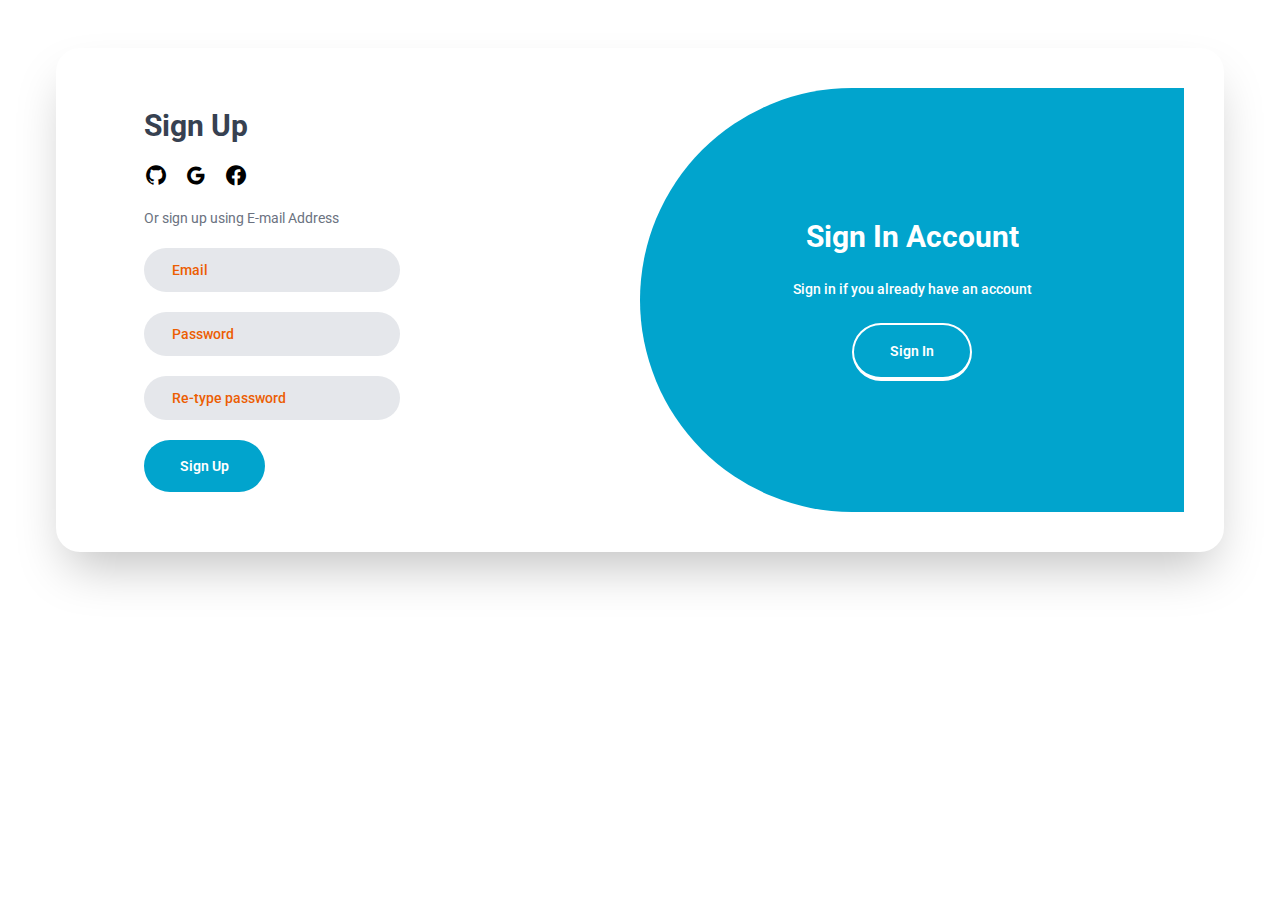
<file: signin.html>
<!DOCTYPE html>
<html lang="en">

<head>
    <meta charset="UTF-8">
    <meta http-equiv="X-UA-Compatible" content="IE=edge">
    <meta name="viewport" content="width=device-width, initial-scale=1.0">
    <title>Sign Up - NatMin Edu</title>
    <!-- CSS -->
    <link rel="stylesheet" href="styles.css ">

    <!-- Lora Font -->
    <link rel="preconnect" href="https://fonts.googleapis.com">
    <link rel="preconnect" href="https://fonts.gstatic.com" crossorigin>
    <link href="https://fonts.googleapis.com/css2?family=Lora:wght@400;500;600;700&display=swap" rel="stylesheet">

    <!-- Roboto Font -->
    <link rel="preconnect" href="https://fonts.googleapis.com">
    <link rel="preconnect" href="https://fonts.gstatic.com" crossorigin>
    <link href="https://fonts.googleapis.com/css2?family=Roboto:wght@100;300;400;500;700;900&display=swap"
        rel="stylesheet">

    <!-- Boxicons CDN-->
    <link href='https://unpkg.com/boxicons@2.1.4/css/boxicons.min.css' rel='stylesheet'>

    <!-- Swiper JS -->
    <link rel="stylesheet" href="https://cdn.jsdelivr.net/npm/swiper@8/swiper-bundle.min.css" />
</head>

<body class="">

    <div class="container flex justify-center p-4 mx-auto md:py-12 ">
        <div class="flex w-full rounded-3xl shadow-2xl md:p-10">
            <div class="flex w-full flex-col justify-center pl-5 py-5 space-y-5 md:w-1/2 md:pl-12">
                <h1 class="text-3xl font-bold text-gray-700">Sign Up</h1>
                <div class="flex space-x-4">
                    <i class='bx bxl-github text-2xl cursor-pointer'></i>
                    <i class='bx bxl-google text-2xl cursor-pointer'></i>
                    <i class='bx bxl-facebook-circle text-2xl cursor-pointer'></i>
                </div>
                <p class="text-sm font-normal text-gray-500">Or sign up using E-mail Address</p>
                <form action="" class="space-y-5 flex flex-col">
                    <input type="text" placeholder="Email"
                        class="px-7 w-52 md:w-64 py-3 bg-gray-200 rounded-full focus:outline-none text-sm text-gray-800 font-medium placeholder-color2 placeholder:text-md placeholder:font-medium">
                    <input type="password" placeholder="Password"
                        class="px-7 w-52 md:w-64 py-3 bg-gray-200 rounded-full focus:outline-none text-sm text-gray-800 font-medium placeholder-color2 placeholder:text-md placeholder:font-medium">
                    <input type="password" placeholder="Re-type password"
                        class="px-7 w-52 md:w-64 py-3 bg-gray-200 rounded-full focus:outline-none text-sm text-gray-800 font-medium placeholder-color2 placeholder:text-md placeholder:font-medium">
                </form>
                <a href="#"
                    class="text-sm p-4 px-9 w-fit rounded-full bg-color1 text-white font-semibold hover:bg-colorhover1">Sign
                    Up</a>
                <div class="space-y-2 flex flex-col md:hidden">
                    <h5 class="text-xs">Already have an account?</h5>
                    <a href="#"
                        class="text-sm p-4 px-9 w-fit rounded-full bg-color1 text-white font-semibold hover:bg-colorhover1">Sign
                        In</a>
                </div>
            </div>
            <div class="hidden bg-color1 rounded-l-full w-1/2 flex-col space-y-6 justify-center items-center md:flex">
                <h1 class="text-3xl text-white font-bold">Sign In Account</h1>
                <p class="text-sm text-white font-medium">Sign in if you already have an account</p>
                <a href="#"
                    class="text-sm p-4 px-9 w-fit rounded-full border-2 border-b-4 border-white text-white font-semibold hover:bg-color2">Sign
                    In</a>

            </div>
        </div>
    </div>

    <script src="https://cdn.jsdelivr.net/npm/swiper@8/swiper-bundle.min.js"></script>
    <script src="index.js"></script>
</body>

</html>
</file>
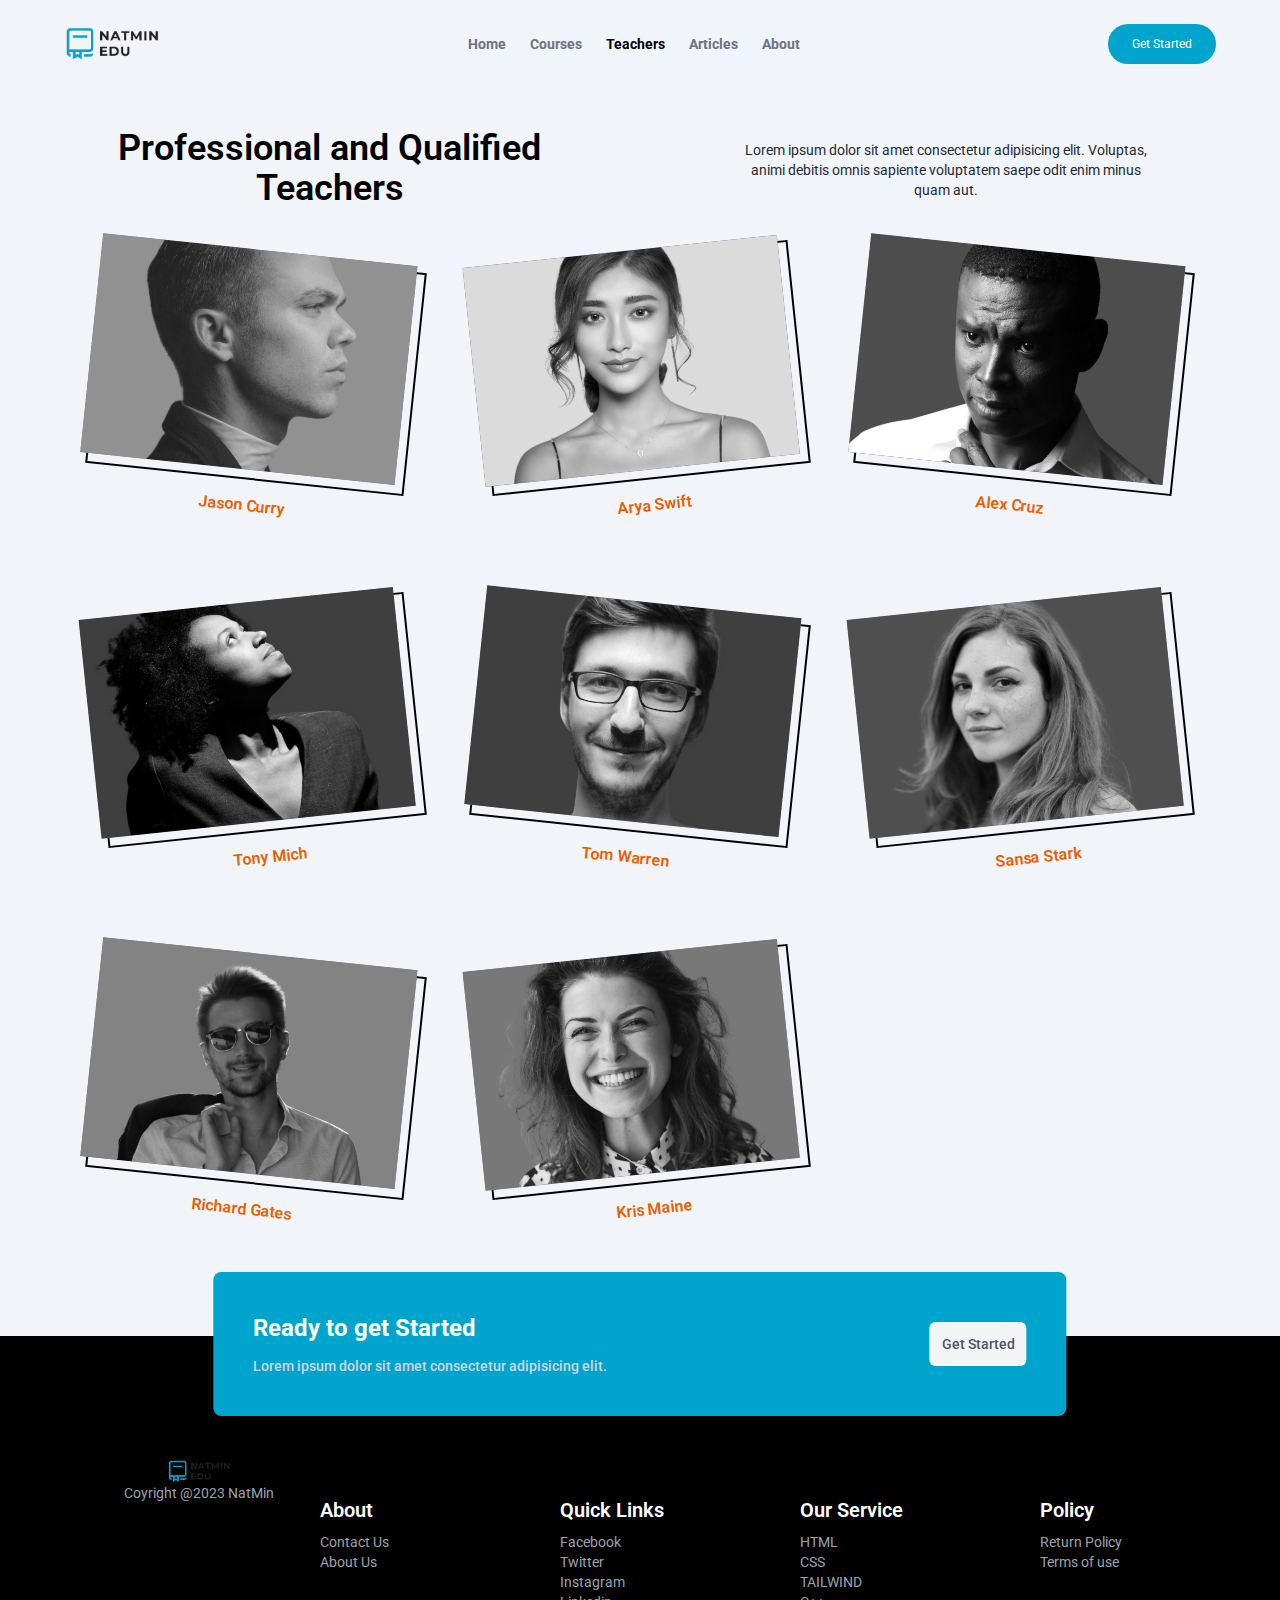
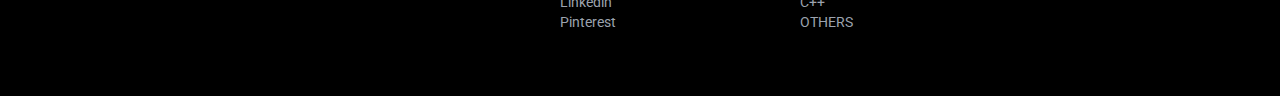
<file: teachers.html>
<!DOCTYPE html>
<html lang="en">

<head>
    <meta charset="UTF-8">
    <meta http-equiv="X-UA-Compatible" content="IE=edge">
    <meta name="viewport" content="width=device-width, initial-scale=1.0">
    <title>Teachers - NatMin EDU</title>

    <!-- CSS -->
    <link rel="stylesheet" href="styles.css">

    <!-- Lora Font -->
    <link rel="preconnect" href="https://fonts.googleapis.com">
    <link rel="preconnect" href="https://fonts.gstatic.com" crossorigin>
    <link href="https://fonts.googleapis.com/css2?family=Lora:wght@400;500;600;700&display=swap" rel="stylesheet">

    <!-- Roboto Font -->
    <link rel="preconnect" href="https://fonts.googleapis.com">
    <link rel="preconnect" href="https://fonts.gstatic.com" crossorigin>
    <link href="https://fonts.googleapis.com/css2?family=Roboto:wght@100;300;400;500;700;900&display=swap"
        rel="stylesheet">

    <!-- Boxicons CDN-->
    <link href='https://unpkg.com/boxicons@2.1.4/css/boxicons.min.css' rel='stylesheet'>

    <!-- Swiper  -->
    <link rel="stylesheet" href="https://cdn.jsdelivr.net/npm/swiper@8/swiper-bundle.min.css" />
</head>

<body class="bg-slate-100">

    <!-- Nav Bar -->
    <nav class="relative container p-6 mx-auto">
        <div class="flex justify-between items-center">
            <a href="index.html"><img class=" w-20 md:w-24" src="./img/logo.png" alt=""></a>
            <div class="hidden md:flex space-x-6">
                <a class="font-bold text-sm text-gray-500 hover:text-color1" href="index.html">Home</a>
                <a class="font-bold text-sm text-gray-500" href="courses.html">Courses</a>
                <a class="font-bold text-sm text-black hover:text-color1" href="teachers.html">Teachers</a>
                <a class="font-bold text-sm text-gray-500 hover:text-color1" href="articles.html">Articles</a>
                <a class="font-bold text-sm text-gray-500 hover:text-color1" href="about.html">About</a>
            </div>
            <a class="hidden md:block px-6 py-3 rounded-full bg-color1 text-xs text-white hover:bg-colorhover1 "
                href="signin.html">Get Started</a>
            <div id="menu" class="md:hidden cursor-pointer">
                <i class='bx bx-menu text-2xl'></i>
            </div>
            <div id="menu-items" class="hidden absolute h-screen py-3 top-0 right-0 flex-col space-y-3 bg-color1 z-40">
                <div class="flex justify-end pr-2">
                    <i id="x-button" class='bx bx-x text-2xl cursor-pointer'></i>
                </div>
                <div class="flex flex-col space-y-3 pl-6 pr-20">
                    <a href="index.html" class="text-md border-b border-b-gray-200 text-gray-700 font-medium">Home</a>
                    <a href="courses.html"
                        class="text-md border-b border-b-gray-200 text-gray-700 font-medium">Courses</a>
                    <a href="teachers.html"
                        class="text-md border-b border-b-gray-200 text-gray-700 font-medium">Teachers</a>
                    <a href="articles.html"
                        class="text-md border-b border-b-gray-200 text-gray-700 font-medium">Articles</a>
                    <a href="about.html" class="text-md border-b border-b-gray-200 text-gray-700 font-medium">About</a>
                </div>
            </div>
        </div>
    </nav>

    <!-- Heading Title -->
    <section id="certified">
        <div
            class="container mx-auto flex flex-col items-center space-y-5 justify-center p-6 md:flex-row md:space-x-20">
            <div class="pt-4 relative md:w-1/2 flex ">
                <h1 class="text-3xl text-center text-black font-semibold md:text-4xl">Professional and Qualified
                    Teachers</h1>
            </div>
            <div class="flex justify-center items-center md:px-14 md:w-1/2">
                <p class="text-gray-800 text-sm font-normal text-center">Lorem ipsum dolor sit amet consectetur
                    adipisicing elit. Voluptas, animi debitis omnis sapiente voluptatem saepe odit enim minus quam aut.
                </p>
            </div>
        </div>
    </section>

    <!-- Teachers  -->
    <section id="teachers-main">
        <div class="container mx-auto grid grid-cols-1 p-6 md:grid-cols-2 lg:grid-cols-3">

            <div id="teacher"
                class="rotate-6 cursor-pointer mb-28 justify-self-center w-5/6 relative h-56 border-2 border-black transition duration-200 hover:rotate-0 md:mb-32">
                <div class="w-full absolute bottom-2 right-2 h-full overflow-hidden duration-200 bg-slate-500">
                    <img id="ti" src="./img/th1.jpg" alt=""
                        class="w-full h-full transition duration-200 object-cover md:grayscale hover:grayscale-0">
                </div>
                <div class="absolute -bottom-10 w-full">
                    <p class="text-md text-center text-color2 font-semibold">Jason Curry</p>
                </div>
            </div>

            <div id="teacher"
                class="-rotate-6 cursor-pointer mb-28 justify-self-center w-5/6 relative h-56 border-2 border-black transition duration-200 hover:rotate-0 md:mb-32">
                <div class="w-full absolute bottom-2 right-2 h-full overflow-hidden duration-200 bg-slate-500">
                    <img id="ti" src="./img/th2.jpg" alt=""
                        class="w-full h-full transition duration-200 object-cover md:grayscale hover:grayscale-0 md:mb-32">
                </div>
                <div class="absolute -bottom-10 w-full">
                    <p class="text-md text-center text-color2 font-semibold">Arya Swift</p>
                </div>
            </div>

            <div id="teacher"
                class="rotate-6 cursor-pointer mb-28 justify-self-center w-5/6 relative h-56 border-2 border-black transition duration-200 hover:rotate-0 md:mb-32">
                <div class="w-full absolute bottom-2 right-2 h-full overflow-hidden duration-200 bg-slate-500">
                    <img id="ti" src="./img/th3.jpg" alt=""
                        class="w-full h-full transition duration-200 object-cover md:grayscale hover:grayscale-0">
                </div>
                <div class="absolute -bottom-10 w-full">
                    <p class="text-md text-center text-color2 font-semibold">Alex Cruz</p>
                </div>
            </div>

            <div id="teacher"
                class="-rotate-6 cursor-pointer mb-28 justify-self-center w-5/6 relative h-56 border-2 border-black transition duration-200 hover:rotate-0 md:mb-32">
                <div class="w-full absolute bottom-2 right-2 h-full overflow-hidden duration-200 bg-slate-500">
                    <img id="ti" src="./img/th4.jpg" alt=""
                        class="w-full h-full transition duration-200 object-cover md:grayscale hover:grayscale-0">
                </div>
                <div class="absolute -bottom-10 w-full">
                    <p class="text-md text-center text-color2 font-semibold">Tony Mich</p>
                </div>
            </div>

            <div id="teacher"
                class="rotate-6 cursor-pointer mb-28 justify-self-center w-5/6 relative h-56 border-2 border-black transition duration-200 hover:rotate-0 md:mb-32">
                <div class="w-full absolute bottom-2 right-2 h-full overflow-hidden duration-200 bg-slate-500">
                    <img id="ti" src="./img/th5.jpg" alt=""
                        class="w-full h-full transition duration-200 object-cover md:grayscale hover:grayscale-0">
                </div>
                <div class="absolute -bottom-10 w-full">
                    <p class="text-md text-center text-color2 font-semibold">Tom Warren</p>
                </div>
            </div>

            <div id="teacher"
                class="-rotate-6 cursor-pointer mb-28 justify-self-center w-5/6 relative h-56 border-2 border-black transition duration-200 hover:rotate-0 md:mb-32">
                <div class="w-full absolute bottom-2 right-2 h-full overflow-hidden duration-200 bg-slate-500">
                    <img id="ti" src="./img/th6.jpg" alt=""
                        class="w-full h-full transition duration-200 object-cover md:grayscale hover:grayscale-0">
                </div>
                <div class="absolute -bottom-10 w-full">
                    <p class="text-md text-center text-color2 font-semibold">Sansa Stark</p>
                </div>
            </div>

            <div id="teacher"
                class="rotate-6 cursor-pointer mb-28 justify-self-center w-5/6 relative h-56 border-2 border-black transition duration-200 hover:rotate-0 md:mb-32">
                <div class="w-full absolute bottom-2 right-2 h-full overflow-hidden duration-200 bg-slate-500">
                    <img id="ti" src="./img/th7.jpg" alt=""
                        class="w-full h-full transition duration-200 object-cover md:grayscale hover:grayscale-0">
                </div>
                <div class="absolute -bottom-10 w-full">
                    <p class="text-md text-center text-color2 font-semibold">Richard Gates</p>
                </div>
            </div>

            <div id="teacher"
                class="-rotate-6 cursor-pointer mb-28 justify-self-center w-5/6 relative h-56 border-2 border-black transition duration-200 hover:rotate-0 md:mb-32">
                <div class="w-full absolute bottom-2 right-2 h-full overflow-hidden duration-200 bg-slate-500">
                    <img id="ti" src="./img/th8.jpg" alt=""
                        class="w-full h-full transition duration-200 object-cover md:grayscale hover:grayscale-0">
                </div>
                <div class="absolute -bottom-10 w-full">
                    <p class="text-md text-center text-color2 font-semibold">Kris Maine</p>
                </div>

            </div>
        </div>
    </section>

    <!-- Footer -->
    <footer class="relative w-full pt-40 pb-16 bg-black md:pl-80">
        <div
            class="hidden w-4/6 p-10 rounded-lg justify-between bg-color1 absolute -top-16 left-1/2 -translate-x-1/2 md:flex ">
            <div class="flex flex-col space-y-3">
                <h1 class="text-2xl text-white font-bold">Ready to get Started</h1>
                <p class="text-sm text-gray-300 font-medium">Lorem ipsum dolor sit amet consectetur adipisicing elit.
                </p>
            </div>
            <a href="signin.html"
                class="rounded-md text-sm text-gray-600 font-medium cursor-pointer w-fit p-3 self-center bg-gray-100 hover:bg-gray-300">
                Get Started
            </a>
        </div>
        <div
            class="absolute rounded-md top-16 left-1/2 -translate-x-1/2 flex flex-col justify-center items-center md:top-28 md:left-28 md:translate-x-0 p-3">
            <img class="w-16" src="./img/logo.png" alt="">
            <p class="text-xs text-gray-400 font-normal md:text-sm">Coyright @2023 NatMin</p>
        </div>
        <div class="relative grid grid-cols-2 md:grid-cols-4">
            <div class="flex flex-col items-end pr-10 md:items-start">
                <h1 class="text-xl font-semibold text-white mb-2">About</h1>
                <p class="text-sm cursor-pointer text-gray-400">Contact Us</p>
                <p class="text-sm cursor-pointer text-gray-400">About Us</p>
            </div>
            <div class="flex flex-col">
                <h1 class="text-xl font-semibold text-white mb-2">Quick Links</h1>
                <p class="text-sm cursor-pointer text-gray-400">Facebook</p>
                <p class="text-sm cursor-pointer text-gray-400">Twitter</p>
                <p class="text-sm cursor-pointer text-gray-400">Instagram</p>
                <p class="text-sm cursor-pointer text-gray-400">Linkedin</p>
                <p class="text-sm cursor-pointer text-gray-400">Pinterest</p>
            </div>
            <div class="flex flex-col pr-10 items-end md:items-start">
                <h1 class="text-xl font-semibold text-white mb-2">Our Service</h1>
                <p class="text-sm cursor-pointer text-gray-400">HTML</p>
                <p class="text-sm cursor-pointer text-gray-400">CSS</p>
                <p class="text-sm cursor-pointer text-gray-400">TAILWIND</p>
                <p class="text-sm cursor-pointer text-gray-400">C++</p>
                <p class="text-sm cursor-pointer text-gray-400">OTHERS</p>
            </div>
            <div class="flex flex-col">
                <h1 class="text-xl font-semibold text-white mb-2">Policy</h1>
                <p class="text-sm cursor-pointer text-gray-400">Return Policy</p>
                <p class="text-sm cursor-pointer text-gray-400">Terms of use</p>
            </div>

        </div>
    </footer>



    <script src="https://cdn.jsdelivr.net/npm/swiper@8/swiper-bundle.min.js"></script>
    <script src="index.js"></script>
</body>

</html>
</file>
<file: styles.css>
/*
! tailwindcss v3.2.4 | MIT License | https://tailwindcss.com
*/

/*
1. Prevent padding and border from affecting element width. (https://github.com/mozdevs/cssremedy/issues/4)
2. Allow adding a border to an element by just adding a border-width. (https://github.com/tailwindcss/tailwindcss/pull/116)
*/

*,
::before,
::after {
  box-sizing: border-box;
  /* 1 */
  border-width: 0;
  /* 2 */
  border-style: solid;
  /* 2 */
  border-color: #e5e7eb;
  /* 2 */
}

::before,
::after {
  --tw-content: '';
}

/*
1. Use a consistent sensible line-height in all browsers.
2. Prevent adjustments of font size after orientation changes in iOS.
3. Use a more readable tab size.
4. Use the user's configured `sans` font-family by default.
5. Use the user's configured `sans` font-feature-settings by default.
*/

html {
  line-height: 1.5;
  /* 1 */
  -webkit-text-size-adjust: 100%;
  /* 2 */
  -moz-tab-size: 4;
  /* 3 */
  -o-tab-size: 4;
     tab-size: 4;
  /* 3 */
  font-family: Roboto, sans-serif;
  /* 4 */
  font-feature-settings: normal;
  /* 5 */
}

/*
1. Remove the margin in all browsers.
2. Inherit line-height from `html` so users can set them as a class directly on the `html` element.
*/

body {
  margin: 0;
  /* 1 */
  line-height: inherit;
  /* 2 */
}

/*
1. Add the correct height in Firefox.
2. Correct the inheritance of border color in Firefox. (https://bugzilla.mozilla.org/show_bug.cgi?id=190655)
3. Ensure horizontal rules are visible by default.
*/

hr {
  height: 0;
  /* 1 */
  color: inherit;
  /* 2 */
  border-top-width: 1px;
  /* 3 */
}

/*
Add the correct text decoration in Chrome, Edge, and Safari.
*/

abbr:where([title]) {
  -webkit-text-decoration: underline dotted;
          text-decoration: underline dotted;
}

/*
Remove the default font size and weight for headings.
*/

h1,
h2,
h3,
h4,
h5,
h6 {
  font-size: inherit;
  font-weight: inherit;
}

/*
Reset links to optimize for opt-in styling instead of opt-out.
*/

a {
  color: inherit;
  text-decoration: inherit;
}

/*
Add the correct font weight in Edge and Safari.
*/

b,
strong {
  font-weight: bolder;
}

/*
1. Use the user's configured `mono` font family by default.
2. Correct the odd `em` font sizing in all browsers.
*/

code,
kbd,
samp,
pre {
  font-family: ui-monospace, SFMono-Regular, Menlo, Monaco, Consolas, "Liberation Mono", "Courier New", monospace;
  /* 1 */
  font-size: 1em;
  /* 2 */
}

/*
Add the correct font size in all browsers.
*/

small {
  font-size: 80%;
}

/*
Prevent `sub` and `sup` elements from affecting the line height in all browsers.
*/

sub,
sup {
  font-size: 75%;
  line-height: 0;
  position: relative;
  vertical-align: baseline;
}

sub {
  bottom: -0.25em;
}

sup {
  top: -0.5em;
}

/*
1. Remove text indentation from table contents in Chrome and Safari. (https://bugs.chromium.org/p/chromium/issues/detail?id=999088, https://bugs.webkit.org/show_bug.cgi?id=201297)
2. Correct table border color inheritance in all Chrome and Safari. (https://bugs.chromium.org/p/chromium/issues/detail?id=935729, https://bugs.webkit.org/show_bug.cgi?id=195016)
3. Remove gaps between table borders by default.
*/

table {
  text-indent: 0;
  /* 1 */
  border-color: inherit;
  /* 2 */
  border-collapse: collapse;
  /* 3 */
}

/*
1. Change the font styles in all browsers.
2. Remove the margin in Firefox and Safari.
3. Remove default padding in all browsers.
*/

button,
input,
optgroup,
select,
textarea {
  font-family: inherit;
  /* 1 */
  font-size: 100%;
  /* 1 */
  font-weight: inherit;
  /* 1 */
  line-height: inherit;
  /* 1 */
  color: inherit;
  /* 1 */
  margin: 0;
  /* 2 */
  padding: 0;
  /* 3 */
}

/*
Remove the inheritance of text transform in Edge and Firefox.
*/

button,
select {
  text-transform: none;
}

/*
1. Correct the inability to style clickable types in iOS and Safari.
2. Remove default button styles.
*/

button,
[type='button'],
[type='reset'],
[type='submit'] {
  -webkit-appearance: button;
  /* 1 */
  background-color: transparent;
  /* 2 */
  background-image: none;
  /* 2 */
}

/*
Use the modern Firefox focus style for all focusable elements.
*/

:-moz-focusring {
  outline: auto;
}

/*
Remove the additional `:invalid` styles in Firefox. (https://github.com/mozilla/gecko-dev/blob/2f9eacd9d3d995c937b4251a5557d95d494c9be1/layout/style/res/forms.css#L728-L737)
*/

:-moz-ui-invalid {
  box-shadow: none;
}

/*
Add the correct vertical alignment in Chrome and Firefox.
*/

progress {
  vertical-align: baseline;
}

/*
Correct the cursor style of increment and decrement buttons in Safari.
*/

::-webkit-inner-spin-button,
::-webkit-outer-spin-button {
  height: auto;
}

/*
1. Correct the odd appearance in Chrome and Safari.
2. Correct the outline style in Safari.
*/

[type='search'] {
  -webkit-appearance: textfield;
  /* 1 */
  outline-offset: -2px;
  /* 2 */
}

/*
Remove the inner padding in Chrome and Safari on macOS.
*/

::-webkit-search-decoration {
  -webkit-appearance: none;
}

/*
1. Correct the inability to style clickable types in iOS and Safari.
2. Change font properties to `inherit` in Safari.
*/

::-webkit-file-upload-button {
  -webkit-appearance: button;
  /* 1 */
  font: inherit;
  /* 2 */
}

/*
Add the correct display in Chrome and Safari.
*/

summary {
  display: list-item;
}

/*
Removes the default spacing and border for appropriate elements.
*/

blockquote,
dl,
dd,
h1,
h2,
h3,
h4,
h5,
h6,
hr,
figure,
p,
pre {
  margin: 0;
}

fieldset {
  margin: 0;
  padding: 0;
}

legend {
  padding: 0;
}

ol,
ul,
menu {
  list-style: none;
  margin: 0;
  padding: 0;
}

/*
Prevent resizing textareas horizontally by default.
*/

textarea {
  resize: vertical;
}

/*
1. Reset the default placeholder opacity in Firefox. (https://github.com/tailwindlabs/tailwindcss/issues/3300)
2. Set the default placeholder color to the user's configured gray 400 color.
*/

input::-moz-placeholder, textarea::-moz-placeholder {
  opacity: 1;
  /* 1 */
  color: #9ca3af;
  /* 2 */
}

input::placeholder,
textarea::placeholder {
  opacity: 1;
  /* 1 */
  color: #9ca3af;
  /* 2 */
}

/*
Set the default cursor for buttons.
*/

button,
[role="button"] {
  cursor: pointer;
}

/*
Make sure disabled buttons don't get the pointer cursor.
*/

:disabled {
  cursor: default;
}

/*
1. Make replaced elements `display: block` by default. (https://github.com/mozdevs/cssremedy/issues/14)
2. Add `vertical-align: middle` to align replaced elements more sensibly by default. (https://github.com/jensimmons/cssremedy/issues/14#issuecomment-634934210)
   This can trigger a poorly considered lint error in some tools but is included by design.
*/

img,
svg,
video,
canvas,
audio,
iframe,
embed,
object {
  display: block;
  /* 1 */
  vertical-align: middle;
  /* 2 */
}

/*
Constrain images and videos to the parent width and preserve their intrinsic aspect ratio. (https://github.com/mozdevs/cssremedy/issues/14)
*/

img,
video {
  max-width: 100%;
  height: auto;
}

/* Make elements with the HTML hidden attribute stay hidden by default */

[hidden] {
  display: none;
}

*, ::before, ::after {
  --tw-border-spacing-x: 0;
  --tw-border-spacing-y: 0;
  --tw-translate-x: 0;
  --tw-translate-y: 0;
  --tw-rotate: 0;
  --tw-skew-x: 0;
  --tw-skew-y: 0;
  --tw-scale-x: 1;
  --tw-scale-y: 1;
  --tw-pan-x:  ;
  --tw-pan-y:  ;
  --tw-pinch-zoom:  ;
  --tw-scroll-snap-strictness: proximity;
  --tw-ordinal:  ;
  --tw-slashed-zero:  ;
  --tw-numeric-figure:  ;
  --tw-numeric-spacing:  ;
  --tw-numeric-fraction:  ;
  --tw-ring-inset:  ;
  --tw-ring-offset-width: 0px;
  --tw-ring-offset-color: #fff;
  --tw-ring-color: rgb(59 130 246 / 0.5);
  --tw-ring-offset-shadow: 0 0 #0000;
  --tw-ring-shadow: 0 0 #0000;
  --tw-shadow: 0 0 #0000;
  --tw-shadow-colored: 0 0 #0000;
  --tw-blur:  ;
  --tw-brightness:  ;
  --tw-contrast:  ;
  --tw-grayscale:  ;
  --tw-hue-rotate:  ;
  --tw-invert:  ;
  --tw-saturate:  ;
  --tw-sepia:  ;
  --tw-drop-shadow:  ;
  --tw-backdrop-blur:  ;
  --tw-backdrop-brightness:  ;
  --tw-backdrop-contrast:  ;
  --tw-backdrop-grayscale:  ;
  --tw-backdrop-hue-rotate:  ;
  --tw-backdrop-invert:  ;
  --tw-backdrop-opacity:  ;
  --tw-backdrop-saturate:  ;
  --tw-backdrop-sepia:  ;
}

::backdrop {
  --tw-border-spacing-x: 0;
  --tw-border-spacing-y: 0;
  --tw-translate-x: 0;
  --tw-translate-y: 0;
  --tw-rotate: 0;
  --tw-skew-x: 0;
  --tw-skew-y: 0;
  --tw-scale-x: 1;
  --tw-scale-y: 1;
  --tw-pan-x:  ;
  --tw-pan-y:  ;
  --tw-pinch-zoom:  ;
  --tw-scroll-snap-strictness: proximity;
  --tw-ordinal:  ;
  --tw-slashed-zero:  ;
  --tw-numeric-figure:  ;
  --tw-numeric-spacing:  ;
  --tw-numeric-fraction:  ;
  --tw-ring-inset:  ;
  --tw-ring-offset-width: 0px;
  --tw-ring-offset-color: #fff;
  --tw-ring-color: rgb(59 130 246 / 0.5);
  --tw-ring-offset-shadow: 0 0 #0000;
  --tw-ring-shadow: 0 0 #0000;
  --tw-shadow: 0 0 #0000;
  --tw-shadow-colored: 0 0 #0000;
  --tw-blur:  ;
  --tw-brightness:  ;
  --tw-contrast:  ;
  --tw-grayscale:  ;
  --tw-hue-rotate:  ;
  --tw-invert:  ;
  --tw-saturate:  ;
  --tw-sepia:  ;
  --tw-drop-shadow:  ;
  --tw-backdrop-blur:  ;
  --tw-backdrop-brightness:  ;
  --tw-backdrop-contrast:  ;
  --tw-backdrop-grayscale:  ;
  --tw-backdrop-hue-rotate:  ;
  --tw-backdrop-invert:  ;
  --tw-backdrop-opacity:  ;
  --tw-backdrop-saturate:  ;
  --tw-backdrop-sepia:  ;
}

.container {
  width: 100%;
}

@media (min-width: 540px) {
  .container {
    max-width: 540px;
  }
}

@media (min-width: 768px) {
  .container {
    max-width: 768px;
  }
}

@media (min-width: 992px) {
  .container {
    max-width: 992px;
  }
}

@media (min-width: 1200px) {
  .container {
    max-width: 1200px;
  }
}

.absolute {
  position: absolute;
}

.relative {
  position: relative;
}

.top-0 {
  top: 0px;
}

.right-0 {
  right: 0px;
}

.-top-16 {
  top: -4rem;
}

.left-1\/2 {
  left: 50%;
}

.top-16 {
  top: 4rem;
}

.bottom-0 {
  bottom: 0px;
}

.right-8 {
  right: 2rem;
}

.bottom-2 {
  bottom: 0.5rem;
}

.left-8 {
  left: 2rem;
}

.top-52 {
  top: 13rem;
}

.top-1\/2 {
  top: 50%;
}

.left-4 {
  left: 1rem;
}

.right-4 {
  right: 1rem;
}

.right-2 {
  right: 0.5rem;
}

.-bottom-10 {
  bottom: -2.5rem;
}

.z-40 {
  z-index: 40;
}

.mx-auto {
  margin-left: auto;
  margin-right: auto;
}

.mb-2 {
  margin-bottom: 0.5rem;
}

.mt-4 {
  margin-top: 1rem;
}

.mb-5 {
  margin-bottom: 1.25rem;
}

.ml-4 {
  margin-left: 1rem;
}

.mb-8 {
  margin-bottom: 2rem;
}

.mb-10 {
  margin-bottom: 2.5rem;
}

.mb-7 {
  margin-bottom: 1.75rem;
}

.mb-3 {
  margin-bottom: 0.75rem;
}

.mb-0 {
  margin-bottom: 0px;
}

.mb-28 {
  margin-bottom: 7rem;
}

.mb-4 {
  margin-bottom: 1rem;
}

.flex {
  display: flex;
}

.grid {
  display: grid;
}

.hidden {
  display: none;
}

.h-screen {
  height: 100vh;
}

.h-11 {
  height: 2.75rem;
}

.h-72 {
  height: 18rem;
}

.h-1\/3 {
  height: 33.333333%;
}

.h-64 {
  height: 16rem;
}

.h-fit {
  height: -moz-fit-content;
  height: fit-content;
}

.h-3\/6 {
  height: 50%;
}

.h-full {
  height: 100%;
}

.h-32 {
  height: 8rem;
}

.h-56 {
  height: 14rem;
}

.w-20 {
  width: 5rem;
}

.w-full {
  width: 100%;
}

.w-9 {
  width: 2.25rem;
}

.w-11 {
  width: 2.75rem;
}

.w-1\/2 {
  width: 50%;
}

.w-4\/6 {
  width: 66.666667%;
}

.w-fit {
  width: -moz-fit-content;
  width: fit-content;
}

.w-16 {
  width: 4rem;
}

.w-5\/6 {
  width: 83.333333%;
}

.w-64 {
  width: 16rem;
}

.w-72 {
  width: 18rem;
}

.w-36 {
  width: 9rem;
}

.w-32 {
  width: 8rem;
}

.w-4\/5 {
  width: 80%;
}

.w-3\/5 {
  width: 60%;
}

.w-1\/12 {
  width: 8.333333%;
}

.w-3\/6 {
  width: 50%;
}

.w-1\/4 {
  width: 25%;
}

.w-52 {
  width: 13rem;
}

.-translate-x-1\/2 {
  --tw-translate-x: -50%;
  transform: translate(var(--tw-translate-x), var(--tw-translate-y)) rotate(var(--tw-rotate)) skewX(var(--tw-skew-x)) skewY(var(--tw-skew-y)) scaleX(var(--tw-scale-x)) scaleY(var(--tw-scale-y));
}

.rotate-6 {
  --tw-rotate: 6deg;
  transform: translate(var(--tw-translate-x), var(--tw-translate-y)) rotate(var(--tw-rotate)) skewX(var(--tw-skew-x)) skewY(var(--tw-skew-y)) scaleX(var(--tw-scale-x)) scaleY(var(--tw-scale-y));
}

.-rotate-6 {
  --tw-rotate: -6deg;
  transform: translate(var(--tw-translate-x), var(--tw-translate-y)) rotate(var(--tw-rotate)) skewX(var(--tw-skew-x)) skewY(var(--tw-skew-y)) scaleX(var(--tw-scale-x)) scaleY(var(--tw-scale-y));
}

.cursor-pointer {
  cursor: pointer;
}

.snap-x {
  scroll-snap-type: x var(--tw-scroll-snap-strictness);
}

.grid-cols-2 {
  grid-template-columns: repeat(2, minmax(0, 1fr));
}

.grid-cols-1 {
  grid-template-columns: repeat(1, minmax(0, 1fr));
}

.flex-col {
  flex-direction: column;
}

.place-content-center {
  place-content: center;
}

.items-end {
  align-items: flex-end;
}

.items-center {
  align-items: center;
}

.justify-end {
  justify-content: flex-end;
}

.justify-center {
  justify-content: center;
}

.justify-between {
  justify-content: space-between;
}

.space-x-6 > :not([hidden]) ~ :not([hidden]) {
  --tw-space-x-reverse: 0;
  margin-right: calc(1.5rem * var(--tw-space-x-reverse));
  margin-left: calc(1.5rem * calc(1 - var(--tw-space-x-reverse)));
}

.space-y-3 > :not([hidden]) ~ :not([hidden]) {
  --tw-space-y-reverse: 0;
  margin-top: calc(0.75rem * calc(1 - var(--tw-space-y-reverse)));
  margin-bottom: calc(0.75rem * var(--tw-space-y-reverse));
}

.space-x-5 > :not([hidden]) ~ :not([hidden]) {
  --tw-space-x-reverse: 0;
  margin-right: calc(1.25rem * var(--tw-space-x-reverse));
  margin-left: calc(1.25rem * calc(1 - var(--tw-space-x-reverse)));
}

.space-y-4 > :not([hidden]) ~ :not([hidden]) {
  --tw-space-y-reverse: 0;
  margin-top: calc(1rem * calc(1 - var(--tw-space-y-reverse)));
  margin-bottom: calc(1rem * var(--tw-space-y-reverse));
}

.space-y-6 > :not([hidden]) ~ :not([hidden]) {
  --tw-space-y-reverse: 0;
  margin-top: calc(1.5rem * calc(1 - var(--tw-space-y-reverse)));
  margin-bottom: calc(1.5rem * var(--tw-space-y-reverse));
}

.space-x-2 > :not([hidden]) ~ :not([hidden]) {
  --tw-space-x-reverse: 0;
  margin-right: calc(0.5rem * var(--tw-space-x-reverse));
  margin-left: calc(0.5rem * calc(1 - var(--tw-space-x-reverse)));
}

.space-x-1 > :not([hidden]) ~ :not([hidden]) {
  --tw-space-x-reverse: 0;
  margin-right: calc(0.25rem * var(--tw-space-x-reverse));
  margin-left: calc(0.25rem * calc(1 - var(--tw-space-x-reverse)));
}

.space-y-8 > :not([hidden]) ~ :not([hidden]) {
  --tw-space-y-reverse: 0;
  margin-top: calc(2rem * calc(1 - var(--tw-space-y-reverse)));
  margin-bottom: calc(2rem * var(--tw-space-y-reverse));
}

.space-y-5 > :not([hidden]) ~ :not([hidden]) {
  --tw-space-y-reverse: 0;
  margin-top: calc(1.25rem * calc(1 - var(--tw-space-y-reverse)));
  margin-bottom: calc(1.25rem * var(--tw-space-y-reverse));
}

.space-x-4 > :not([hidden]) ~ :not([hidden]) {
  --tw-space-x-reverse: 0;
  margin-right: calc(1rem * var(--tw-space-x-reverse));
  margin-left: calc(1rem * calc(1 - var(--tw-space-x-reverse)));
}

.space-y-2 > :not([hidden]) ~ :not([hidden]) {
  --tw-space-y-reverse: 0;
  margin-top: calc(0.5rem * calc(1 - var(--tw-space-y-reverse)));
  margin-bottom: calc(0.5rem * var(--tw-space-y-reverse));
}

.self-center {
  align-self: center;
}

.justify-self-center {
  justify-self: center;
}

.overflow-hidden {
  overflow: hidden;
}

.rounded-full {
  border-radius: 9999px;
}

.rounded-lg {
  border-radius: 0.5rem;
}

.rounded-md {
  border-radius: 0.375rem;
}

.rounded-3xl {
  border-radius: 1.5rem;
}

.rounded-sm {
  border-radius: 0.125rem;
}

.rounded-xl {
  border-radius: 0.75rem;
}

.rounded-r-lg {
  border-top-right-radius: 0.5rem;
  border-bottom-right-radius: 0.5rem;
}

.rounded-l-full {
  border-top-left-radius: 9999px;
  border-bottom-left-radius: 9999px;
}

.border-2 {
  border-width: 2px;
}

.border-b {
  border-bottom-width: 1px;
}

.border-b-4 {
  border-bottom-width: 4px;
}

.border-solid {
  border-style: solid;
}

.border-gray-200 {
  --tw-border-opacity: 1;
  border-color: rgb(229 231 235 / var(--tw-border-opacity));
}

.border-white {
  --tw-border-opacity: 1;
  border-color: rgb(255 255 255 / var(--tw-border-opacity));
}

.border-black {
  --tw-border-opacity: 1;
  border-color: rgb(0 0 0 / var(--tw-border-opacity));
}

.border-b-gray-200 {
  --tw-border-opacity: 1;
  border-bottom-color: rgb(229 231 235 / var(--tw-border-opacity));
}

.bg-slate-100 {
  --tw-bg-opacity: 1;
  background-color: rgb(241 245 249 / var(--tw-bg-opacity));
}

.bg-color1 {
  --tw-bg-opacity: 1;
  background-color: rgb(1 164 205 / var(--tw-bg-opacity));
}

.bg-black {
  --tw-bg-opacity: 1;
  background-color: rgb(0 0 0 / var(--tw-bg-opacity));
}

.bg-gray-100 {
  --tw-bg-opacity: 1;
  background-color: rgb(243 244 246 / var(--tw-bg-opacity));
}

.bg-transparent {
  background-color: transparent;
}

.bg-red-400 {
  --tw-bg-opacity: 1;
  background-color: rgb(248 113 113 / var(--tw-bg-opacity));
}

.bg-green-400 {
  --tw-bg-opacity: 1;
  background-color: rgb(74 222 128 / var(--tw-bg-opacity));
}

.bg-purple-400 {
  --tw-bg-opacity: 1;
  background-color: rgb(192 132 252 / var(--tw-bg-opacity));
}

.bg-blue-400 {
  --tw-bg-opacity: 1;
  background-color: rgb(96 165 250 / var(--tw-bg-opacity));
}

.bg-gray-200 {
  --tw-bg-opacity: 1;
  background-color: rgb(229 231 235 / var(--tw-bg-opacity));
}

.bg-color2 {
  --tw-bg-opacity: 1;
  background-color: rgb(236 94 3 / var(--tw-bg-opacity));
}

.bg-slate-200 {
  --tw-bg-opacity: 1;
  background-color: rgb(226 232 240 / var(--tw-bg-opacity));
}

.bg-slate-500 {
  --tw-bg-opacity: 1;
  background-color: rgb(100 116 139 / var(--tw-bg-opacity));
}

.bg-\[url\(\'\.\/img\/cb1\.png\'\)\] {
  background-image: url('./img/cb1.png');
}

.bg-\[url\(\'\.\/img\/cb2\.png\'\)\] {
  background-image: url('./img/cb2.png');
}

.bg-\[url\(\'\.\/img\/cb3\.png\'\)\] {
  background-image: url('./img/cb3.png');
}

.bg-\[url\(\'\.\/img\/cb4\.png\'\)\] {
  background-image: url('./img/cb4.png');
}

.bg-\[url\(\'\.\/img\/bg\.png\'\)\] {
  background-image: url('./img/bg.png');
}

.bg-\[url\(\'\.\/img\/bg2\.png\'\)\] {
  background-image: url('./img/bg2.png');
}

.bg-\[url\(\'\.\/img\/bg3\.png\'\)\] {
  background-image: url('./img/bg3.png');
}

.bg-\[url\(\'\.\/img\/bg4\.png\'\)\] {
  background-image: url('./img/bg4.png');
}

.bg-cover {
  background-size: cover;
}

.object-cover {
  -o-object-fit: cover;
     object-fit: cover;
}

.p-6 {
  padding: 1.5rem;
}

.p-4 {
  padding: 1rem;
}

.p-2 {
  padding: 0.5rem;
}

.p-10 {
  padding: 2.5rem;
}

.p-3 {
  padding: 0.75rem;
}

.p-1 {
  padding: 0.25rem;
}

.p-0 {
  padding: 0px;
}

.px-6 {
  padding-left: 1.5rem;
  padding-right: 1.5rem;
}

.py-3 {
  padding-top: 0.75rem;
  padding-bottom: 0.75rem;
}

.px-3 {
  padding-left: 0.75rem;
  padding-right: 0.75rem;
}

.px-4 {
  padding-left: 1rem;
  padding-right: 1rem;
}

.px-8 {
  padding-left: 2rem;
  padding-right: 2rem;
}

.px-2 {
  padding-left: 0.5rem;
  padding-right: 0.5rem;
}

.py-4 {
  padding-top: 1rem;
  padding-bottom: 1rem;
}

.py-5 {
  padding-top: 1.25rem;
  padding-bottom: 1.25rem;
}

.px-7 {
  padding-left: 1.75rem;
  padding-right: 1.75rem;
}

.px-9 {
  padding-left: 2.25rem;
  padding-right: 2.25rem;
}

.pr-2 {
  padding-right: 0.5rem;
}

.pl-6 {
  padding-left: 1.5rem;
}

.pr-20 {
  padding-right: 5rem;
}

.pt-16 {
  padding-top: 4rem;
}

.pl-5 {
  padding-left: 1.25rem;
}

.pt-40 {
  padding-top: 10rem;
}

.pb-16 {
  padding-bottom: 4rem;
}

.pr-10 {
  padding-right: 2.5rem;
}

.pl-3 {
  padding-left: 0.75rem;
}

.pt-8 {
  padding-top: 2rem;
}

.pb-24 {
  padding-bottom: 6rem;
}

.pt-10 {
  padding-top: 2.5rem;
}

.pt-4 {
  padding-top: 1rem;
}

.text-center {
  text-align: center;
}

.align-middle {
  vertical-align: middle;
}

.text-sm {
  font-size: 0.875rem;
  line-height: 1.25rem;
}

.text-xs {
  font-size: 0.75rem;
  line-height: 1rem;
}

.text-2xl {
  font-size: 1.5rem;
  line-height: 2rem;
}

.text-3xl {
  font-size: 1.875rem;
  line-height: 2.25rem;
}

.text-xl {
  font-size: 1.25rem;
  line-height: 1.75rem;
}

.text-lg {
  font-size: 1.125rem;
  line-height: 1.75rem;
}

.text-4xl {
  font-size: 2.25rem;
  line-height: 2.5rem;
}

.font-bold {
  font-weight: 700;
}

.font-medium {
  font-weight: 500;
}

.font-semibold {
  font-weight: 600;
}

.font-normal {
  font-weight: 400;
}

.font-light {
  font-weight: 300;
}

.text-gray-500 {
  --tw-text-opacity: 1;
  color: rgb(107 114 128 / var(--tw-text-opacity));
}

.text-black {
  --tw-text-opacity: 1;
  color: rgb(0 0 0 / var(--tw-text-opacity));
}

.text-white {
  --tw-text-opacity: 1;
  color: rgb(255 255 255 / var(--tw-text-opacity));
}

.text-gray-700 {
  --tw-text-opacity: 1;
  color: rgb(55 65 81 / var(--tw-text-opacity));
}

.text-gray-300 {
  --tw-text-opacity: 1;
  color: rgb(209 213 219 / var(--tw-text-opacity));
}

.text-gray-600 {
  --tw-text-opacity: 1;
  color: rgb(75 85 99 / var(--tw-text-opacity));
}

.text-gray-400 {
  --tw-text-opacity: 1;
  color: rgb(156 163 175 / var(--tw-text-opacity));
}

.text-color2 {
  --tw-text-opacity: 1;
  color: rgb(236 94 3 / var(--tw-text-opacity));
}

.text-color1 {
  --tw-text-opacity: 1;
  color: rgb(1 164 205 / var(--tw-text-opacity));
}

.text-gray-900 {
  --tw-text-opacity: 1;
  color: rgb(17 24 39 / var(--tw-text-opacity));
}

.text-red-500 {
  --tw-text-opacity: 1;
  color: rgb(239 68 68 / var(--tw-text-opacity));
}

.text-yellow-500 {
  --tw-text-opacity: 1;
  color: rgb(234 179 8 / var(--tw-text-opacity));
}

.text-gray-800 {
  --tw-text-opacity: 1;
  color: rgb(31 41 55 / var(--tw-text-opacity));
}

.placeholder-color2::-moz-placeholder {
  --tw-placeholder-opacity: 1;
  color: rgb(236 94 3 / var(--tw-placeholder-opacity));
}

.placeholder-color2::placeholder {
  --tw-placeholder-opacity: 1;
  color: rgb(236 94 3 / var(--tw-placeholder-opacity));
}

.placeholder-slate-400::-moz-placeholder {
  --tw-placeholder-opacity: 1;
  color: rgb(148 163 184 / var(--tw-placeholder-opacity));
}

.placeholder-slate-400::placeholder {
  --tw-placeholder-opacity: 1;
  color: rgb(148 163 184 / var(--tw-placeholder-opacity));
}

.placeholder-gray-500::-moz-placeholder {
  --tw-placeholder-opacity: 1;
  color: rgb(107 114 128 / var(--tw-placeholder-opacity));
}

.placeholder-gray-500::placeholder {
  --tw-placeholder-opacity: 1;
  color: rgb(107 114 128 / var(--tw-placeholder-opacity));
}

.placeholder-gray-900::-moz-placeholder {
  --tw-placeholder-opacity: 1;
  color: rgb(17 24 39 / var(--tw-placeholder-opacity));
}

.placeholder-gray-900::placeholder {
  --tw-placeholder-opacity: 1;
  color: rgb(17 24 39 / var(--tw-placeholder-opacity));
}

.shadow-md {
  --tw-shadow: 0 4px 6px -1px rgb(0 0 0 / 0.1), 0 2px 4px -2px rgb(0 0 0 / 0.1);
  --tw-shadow-colored: 0 4px 6px -1px var(--tw-shadow-color), 0 2px 4px -2px var(--tw-shadow-color);
  box-shadow: var(--tw-ring-offset-shadow, 0 0 #0000), var(--tw-ring-shadow, 0 0 #0000), var(--tw-shadow);
}

.shadow-lg {
  --tw-shadow: 0 10px 15px -3px rgb(0 0 0 / 0.1), 0 4px 6px -4px rgb(0 0 0 / 0.1);
  --tw-shadow-colored: 0 10px 15px -3px var(--tw-shadow-color), 0 4px 6px -4px var(--tw-shadow-color);
  box-shadow: var(--tw-ring-offset-shadow, 0 0 #0000), var(--tw-ring-shadow, 0 0 #0000), var(--tw-shadow);
}

.shadow-2xl {
  --tw-shadow: 0 25px 50px -12px rgb(0 0 0 / 0.25);
  --tw-shadow-colored: 0 25px 50px -12px var(--tw-shadow-color);
  box-shadow: var(--tw-ring-offset-shadow, 0 0 #0000), var(--tw-ring-shadow, 0 0 #0000), var(--tw-shadow);
}

.transition {
  transition-property: color, background-color, border-color, text-decoration-color, fill, stroke, opacity, box-shadow, transform, filter, -webkit-backdrop-filter;
  transition-property: color, background-color, border-color, text-decoration-color, fill, stroke, opacity, box-shadow, transform, filter, backdrop-filter;
  transition-property: color, background-color, border-color, text-decoration-color, fill, stroke, opacity, box-shadow, transform, filter, backdrop-filter, -webkit-backdrop-filter;
  transition-timing-function: cubic-bezier(0.4, 0, 0.2, 1);
  transition-duration: 150ms;
}

.duration-150 {
  transition-duration: 150ms;
}

.duration-200 {
  transition-duration: 200ms;
}

.ease-in {
  transition-timing-function: cubic-bezier(0.4, 0, 1, 1);
}

* {
  font-family: 'Roboto', 'san-serif';
}

#courses .swiper1 {
  width: 70%;
  height: 100%;
  cursor: pointer;
  display: flex;
  align-items: center;
  justify-content: center;
}

#courses .swiper-wrapper {
  width: 100%;
  height: 80%;
  padding: 0;
}

#courses .swiper-slide {
  position: relative;
  padding: 0px 10px;
  width: 33%;
  height: 100%;
  box-shadow: 0px 0px 6px 1px rgb(209, 209, 209);
  display: flex;
  flex-direction: column;
  justify-content: center;
  transition: all 0.5s ease-in-out
}

#courses .icon-div {
  position: relative;
  display: flex;
  justify-content: center;
  height: 45px;
  width: 45px;
  background-color: rgb(219, 248, 255);
  border-top-left-radius: 40%;
  border-top-right-radius: 40%;
  border-bottom-left-radius: 8px;
  border-bottom-right-radius: 8px;
  margin-bottom: 10px;
}

#courses .icon-div i {
  position: absolute;
  top: -15px;
  font-size: 2rem;
  color: rgb(1, 164, 205);
}

#courses .cs-dis h2 {
  font-size: 1rem;
  color: rgb(63, 63, 63);
  font-weight: 600;
  margin-bottom: 8px;
}

#courses .cs-dis p {
  font-size: 0.79rem;
  width: 70%;
  font-weight: 500;
  color: rgb(179, 179, 179);
}

#courses .r-arrow {
  position: absolute;
  bottom: 10px;
  right: 15px;
  border-radius: 50%;
  box-shadow: 0 0 2px 1px rgb(179, 179, 179);
  display: flex;
  justify-content: center;
  align-items: center;
  cursor: pointer;
}

#courses .r-arrow:hover {
  background-color: rgb(1, 164, 205);
}

#courses .r-arrow:hover i {
  color: white;
}

#courses .r-arrow i {
  color: rgb(169, 163, 193);
  font-size: 1.4rem;
}

#courses .swiper-slide-active {
  background-color: rgb(236, 94, 3);
  z-index: 9;
  top: -15px;
}

@media screen and (max-width: 540px) {
  #courses .swiper-slide-active {
    top: 0
  }
}

#courses .swiper-slide-active p,
#courses .swiper-slide-active .r-arrow,
#courses .swiper-slide-active .r-arrow i {
  color: white;
}

#courses .swiper-button-prev-uni {
  width: -moz-fit-content;
  width: fit-content;
}

#courses .swiper-button-next-uni {
  width: -moz-fit-content;
  width: fit-content;
}

#best-teachers .swiper-slide-active {
  box-shadow: 2px 3px 10px 2px rgb(199, 199, 199);
}

#best-teachers .swiper-pagination {
  top: unset;
  bottom: 10px;
}

#best-teachers .swiper-pagination-bullet-active {
  background-color: rgb(1, 164, 205);
}

.menu-show {
  display: flex;
  opacity: 1;
}

.menu-hide {
  display: none;
}

#teacher:hover #ti{
  transform: scale(1.2);
}

.placeholder\:text-sm::-moz-placeholder {
  font-size: 0.875rem;
  line-height: 1.25rem;
}

.placeholder\:text-sm::placeholder {
  font-size: 0.875rem;
  line-height: 1.25rem;
}

.placeholder\:font-medium::-moz-placeholder {
  font-weight: 500;
}

.placeholder\:font-medium::placeholder {
  font-weight: 500;
}

.placeholder-shown\:text-lg:-moz-placeholder-shown {
  font-size: 1.125rem;
  line-height: 1.75rem;
}

.placeholder-shown\:text-lg:placeholder-shown {
  font-size: 1.125rem;
  line-height: 1.75rem;
}

.placeholder-shown\:text-sm:-moz-placeholder-shown {
  font-size: 0.875rem;
  line-height: 1.25rem;
}

.placeholder-shown\:text-sm:placeholder-shown {
  font-size: 0.875rem;
  line-height: 1.25rem;
}

.placeholder-shown\:text-2xl:-moz-placeholder-shown {
  font-size: 1.5rem;
  line-height: 2rem;
}

.placeholder-shown\:text-2xl:placeholder-shown {
  font-size: 1.5rem;
  line-height: 2rem;
}

.placeholder-shown\:text-xs:-moz-placeholder-shown {
  font-size: 0.75rem;
  line-height: 1rem;
}

.placeholder-shown\:text-xs:placeholder-shown {
  font-size: 0.75rem;
  line-height: 1rem;
}

.hover\:rotate-0:hover {
  --tw-rotate: 0deg;
  transform: translate(var(--tw-translate-x), var(--tw-translate-y)) rotate(var(--tw-rotate)) skewX(var(--tw-skew-x)) skewY(var(--tw-skew-y)) scaleX(var(--tw-scale-x)) scaleY(var(--tw-scale-y));
}

.hover\:bg-colorhover1:hover {
  --tw-bg-opacity: 1;
  background-color: rgb(103 224 254 / var(--tw-bg-opacity));
}

.hover\:bg-gray-300:hover {
  --tw-bg-opacity: 1;
  background-color: rgb(209 213 219 / var(--tw-bg-opacity));
}

.hover\:bg-colorhover2:hover {
  --tw-bg-opacity: 1;
  background-color: rgb(118 47 1 / var(--tw-bg-opacity));
}

.hover\:bg-color2:hover {
  --tw-bg-opacity: 1;
  background-color: rgb(236 94 3 / var(--tw-bg-opacity));
}

.hover\:text-color1:hover {
  --tw-text-opacity: 1;
  color: rgb(1 164 205 / var(--tw-text-opacity));
}

.hover\:underline:hover {
  text-decoration-line: underline;
}

.hover\:shadow-lg:hover {
  --tw-shadow: 0 10px 15px -3px rgb(0 0 0 / 0.1), 0 4px 6px -4px rgb(0 0 0 / 0.1);
  --tw-shadow-colored: 0 10px 15px -3px var(--tw-shadow-color), 0 4px 6px -4px var(--tw-shadow-color);
  box-shadow: var(--tw-ring-offset-shadow, 0 0 #0000), var(--tw-ring-shadow, 0 0 #0000), var(--tw-shadow);
}

.hover\:shadow-gray-500:hover {
  --tw-shadow-color: #6b7280;
  --tw-shadow: var(--tw-shadow-colored);
}

.hover\:grayscale-0:hover {
  --tw-grayscale: grayscale(0);
  filter: var(--tw-blur) var(--tw-brightness) var(--tw-contrast) var(--tw-grayscale) var(--tw-hue-rotate) var(--tw-invert) var(--tw-saturate) var(--tw-sepia) var(--tw-drop-shadow);
}

.focus\:outline-none:focus {
  outline: 2px solid transparent;
  outline-offset: 2px;
}

@media (min-width: 768px) {
  .md\:top-28 {
    top: 7rem;
  }

  .md\:left-28 {
    left: 7rem;
  }

  .md\:left-10 {
    left: 2.5rem;
  }

  .md\:right-10 {
    right: 2.5rem;
  }

  .md\:mb-32 {
    margin-bottom: 8rem;
  }

  .md\:mt-14 {
    margin-top: 3.5rem;
  }

  .md\:mt-24 {
    margin-top: 6rem;
  }

  .md\:block {
    display: block;
  }

  .md\:flex {
    display: flex;
  }

  .md\:hidden {
    display: none;
  }

  .md\:h-screen {
    height: 100vh;
  }

  .md\:w-24 {
    width: 6rem;
  }

  .md\:w-1\/2 {
    width: 50%;
  }

  .md\:w-4\/6 {
    width: 66.666667%;
  }

  .md\:w-3\/5 {
    width: 60%;
  }

  .md\:w-3\/6 {
    width: 50%;
  }

  .md\:w-64 {
    width: 16rem;
  }

  .md\:translate-x-0 {
    --tw-translate-x: 0px;
    transform: translate(var(--tw-translate-x), var(--tw-translate-y)) rotate(var(--tw-rotate)) skewX(var(--tw-skew-x)) skewY(var(--tw-skew-y)) scaleX(var(--tw-scale-x)) scaleY(var(--tw-scale-y));
  }

  .md\:grid-cols-4 {
    grid-template-columns: repeat(4, minmax(0, 1fr));
  }

  .md\:grid-cols-2 {
    grid-template-columns: repeat(2, minmax(0, 1fr));
  }

  .md\:flex-row {
    flex-direction: row;
  }

  .md\:items-start {
    align-items: flex-start;
  }

  .md\:space-x-9 > :not([hidden]) ~ :not([hidden]) {
    --tw-space-x-reverse: 0;
    margin-right: calc(2.25rem * var(--tw-space-x-reverse));
    margin-left: calc(2.25rem * calc(1 - var(--tw-space-x-reverse)));
  }

  .md\:space-x-2 > :not([hidden]) ~ :not([hidden]) {
    --tw-space-x-reverse: 0;
    margin-right: calc(0.5rem * var(--tw-space-x-reverse));
    margin-left: calc(0.5rem * calc(1 - var(--tw-space-x-reverse)));
  }

  .md\:space-y-0 > :not([hidden]) ~ :not([hidden]) {
    --tw-space-y-reverse: 0;
    margin-top: calc(0px * calc(1 - var(--tw-space-y-reverse)));
    margin-bottom: calc(0px * var(--tw-space-y-reverse));
  }

  .md\:space-x-20 > :not([hidden]) ~ :not([hidden]) {
    --tw-space-x-reverse: 0;
    margin-right: calc(5rem * var(--tw-space-x-reverse));
    margin-left: calc(5rem * calc(1 - var(--tw-space-x-reverse)));
  }

  .md\:p-6 {
    padding: 1.5rem;
  }

  .md\:p-2 {
    padding: 0.5rem;
  }

  .md\:p-20 {
    padding: 5rem;
  }

  .md\:p-3 {
    padding: 0.75rem;
  }

  .md\:p-10 {
    padding: 2.5rem;
  }

  .md\:py-12 {
    padding-top: 3rem;
    padding-bottom: 3rem;
  }

  .md\:py-16 {
    padding-top: 4rem;
    padding-bottom: 4rem;
  }

  .md\:px-6 {
    padding-left: 1.5rem;
    padding-right: 1.5rem;
  }

  .md\:px-14 {
    padding-left: 3.5rem;
    padding-right: 3.5rem;
  }

  .md\:pt-20 {
    padding-top: 5rem;
  }

  .md\:pl-80 {
    padding-left: 20rem;
  }

  .md\:pl-28 {
    padding-left: 7rem;
  }

  .md\:pb-16 {
    padding-bottom: 4rem;
  }

  .md\:pt-10 {
    padding-top: 2.5rem;
  }

  .md\:pl-5 {
    padding-left: 1.25rem;
  }

  .md\:pr-24 {
    padding-right: 6rem;
  }

  .md\:pl-12 {
    padding-left: 3rem;
  }

  .md\:text-sm {
    font-size: 0.875rem;
    line-height: 1.25rem;
  }

  .md\:text-4xl {
    font-size: 2.25rem;
    line-height: 2.5rem;
  }

  .md\:text-3xl {
    font-size: 1.875rem;
    line-height: 2.25rem;
  }

  .md\:text-5xl {
    font-size: 3rem;
    line-height: 1;
  }

  .md\:text-xl {
    font-size: 1.25rem;
    line-height: 1.75rem;
  }

  .md\:grayscale {
    --tw-grayscale: grayscale(100%);
    filter: var(--tw-blur) var(--tw-brightness) var(--tw-contrast) var(--tw-grayscale) var(--tw-hue-rotate) var(--tw-invert) var(--tw-saturate) var(--tw-sepia) var(--tw-drop-shadow);
  }
}

@media (min-width: 992px) {
  .lg\:grid-cols-3 {
    grid-template-columns: repeat(3, minmax(0, 1fr));
  }
}

@media (min-width: 1200px) {
  .xl\:grid-cols-4 {
    grid-template-columns: repeat(4, minmax(0, 1fr));
  }
}
</file>
